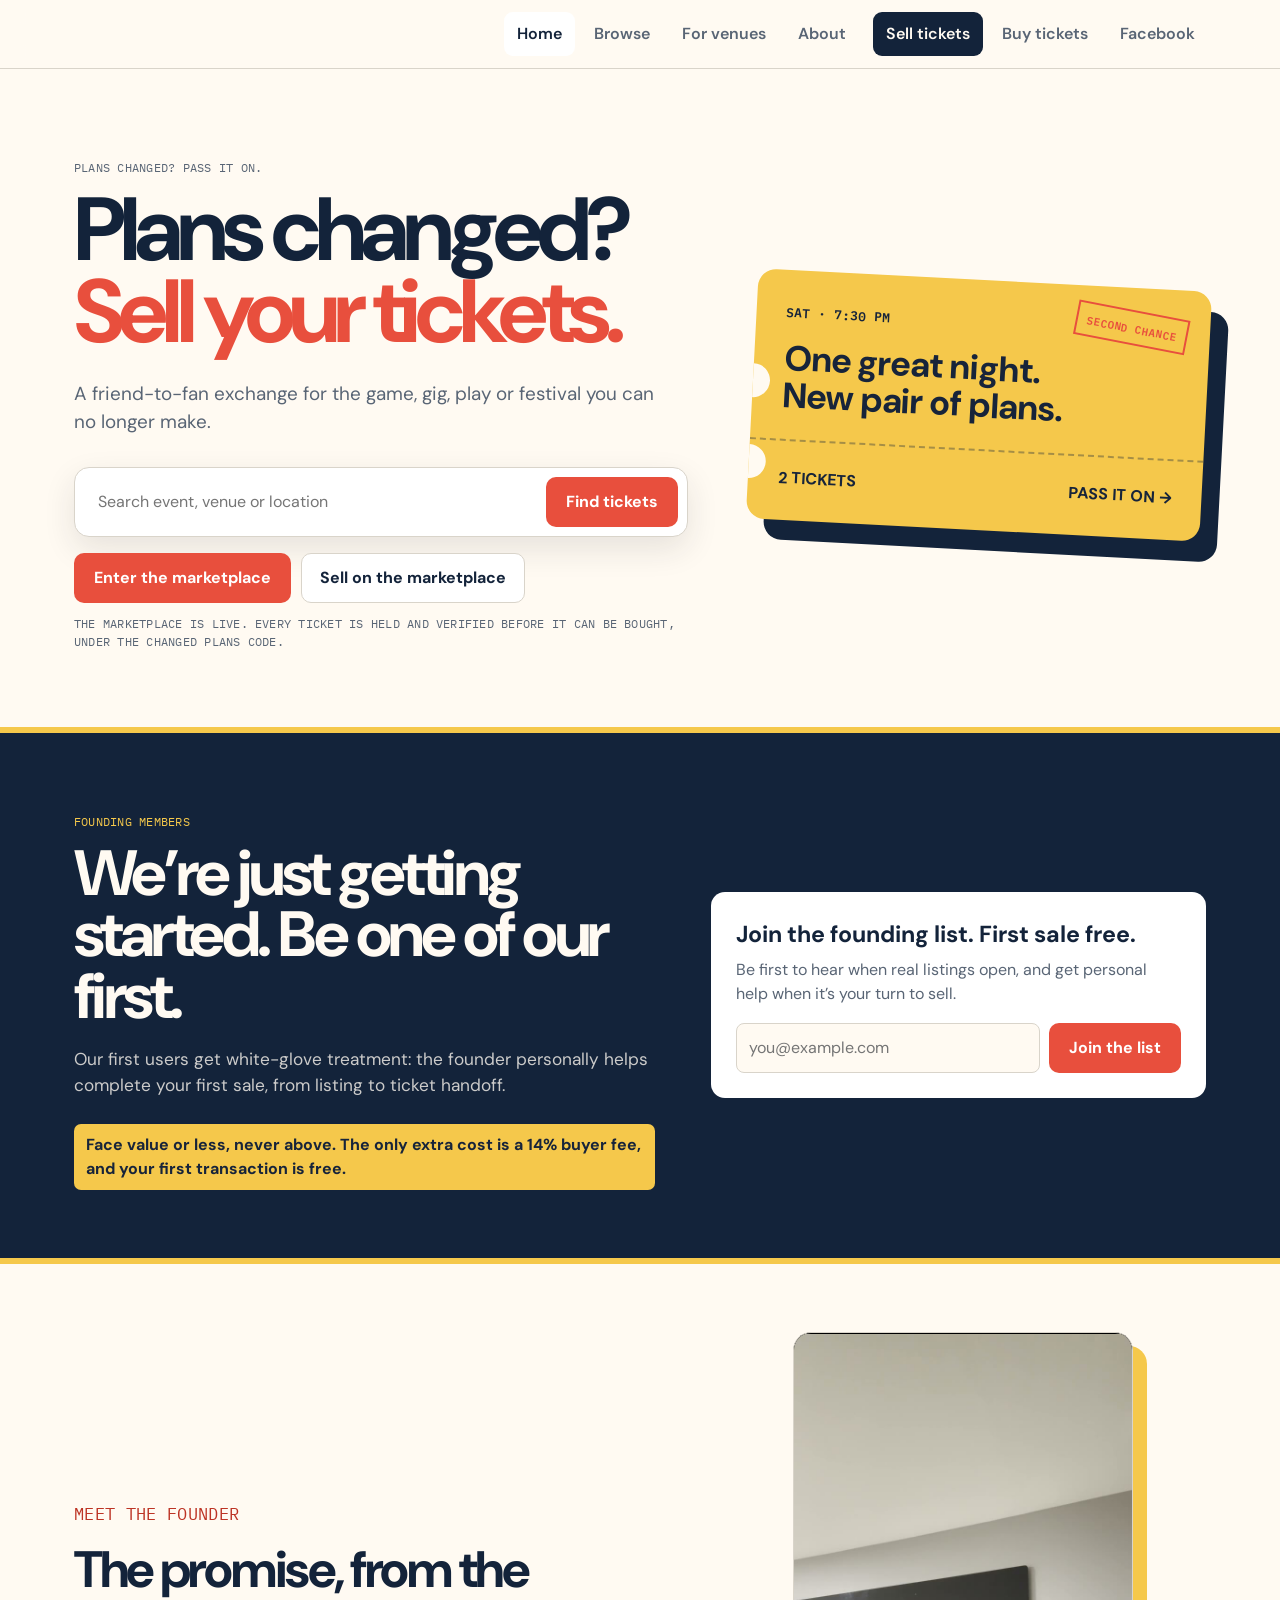
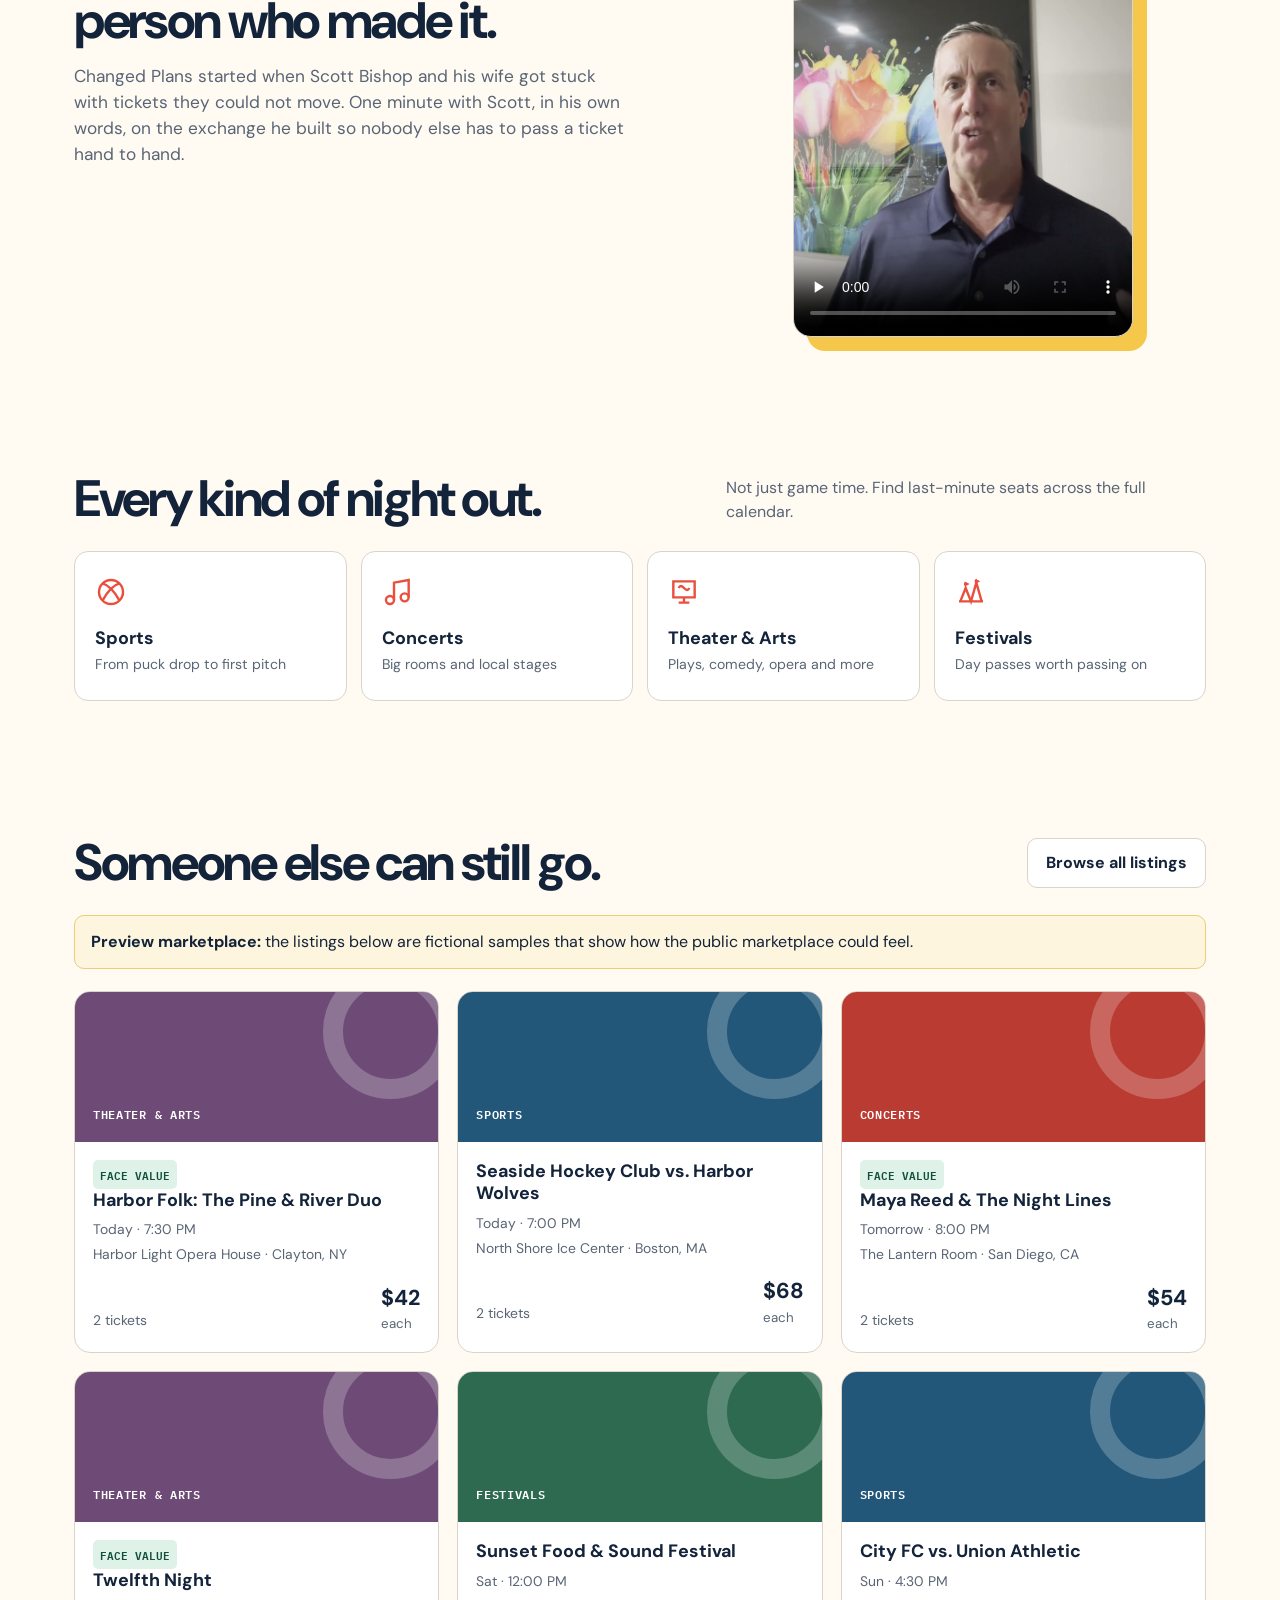
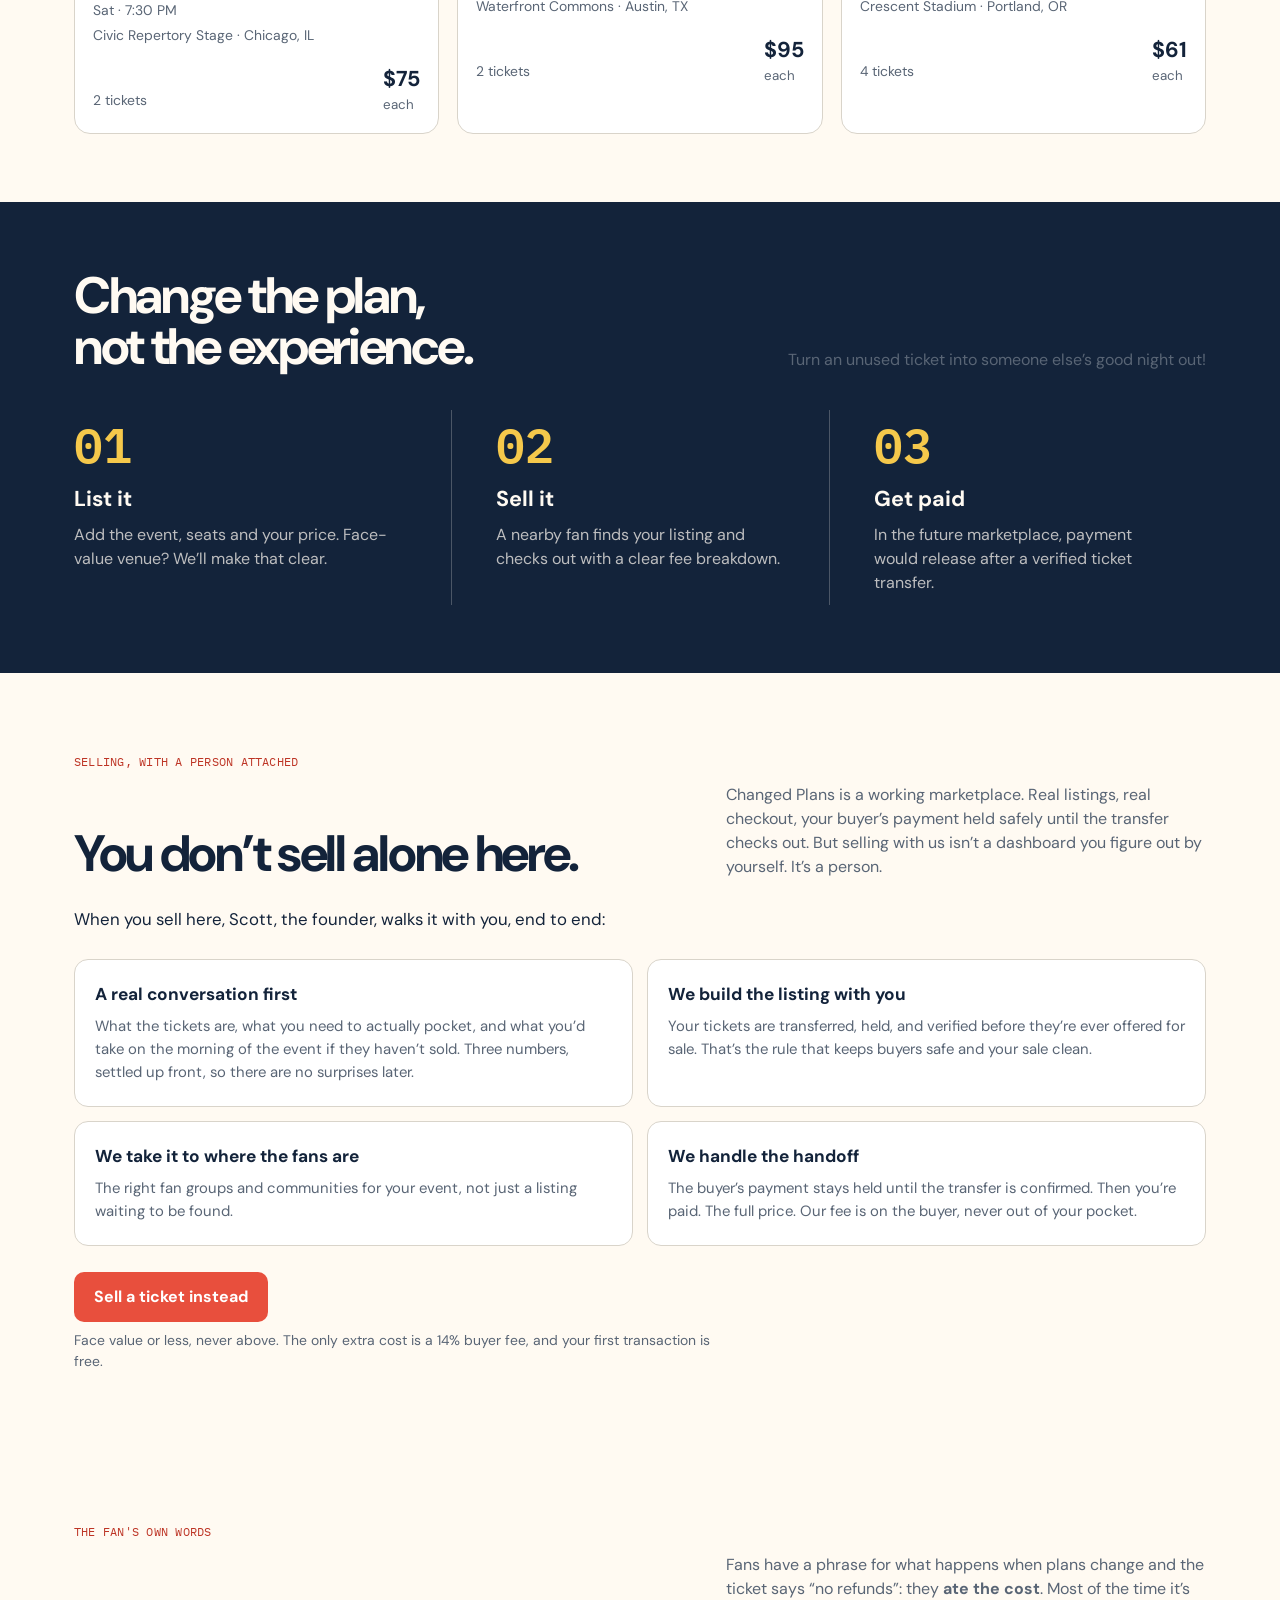
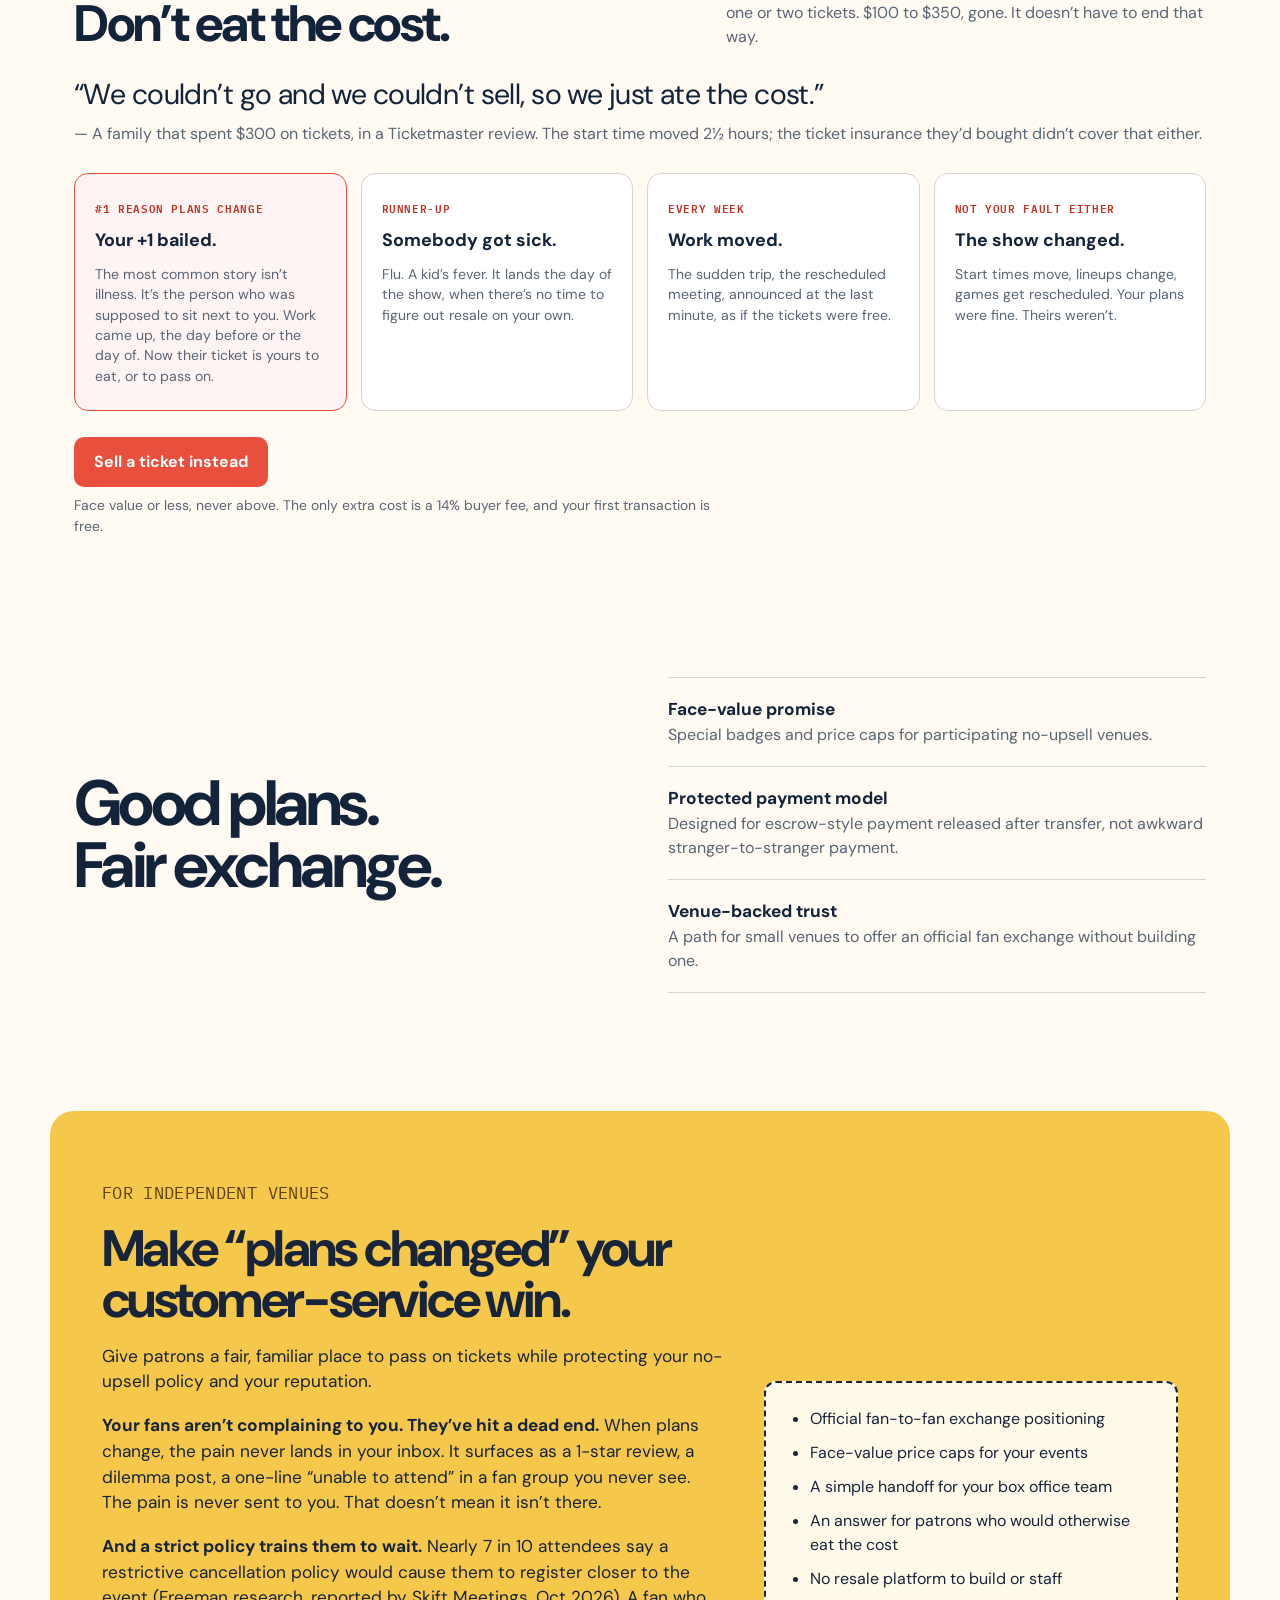
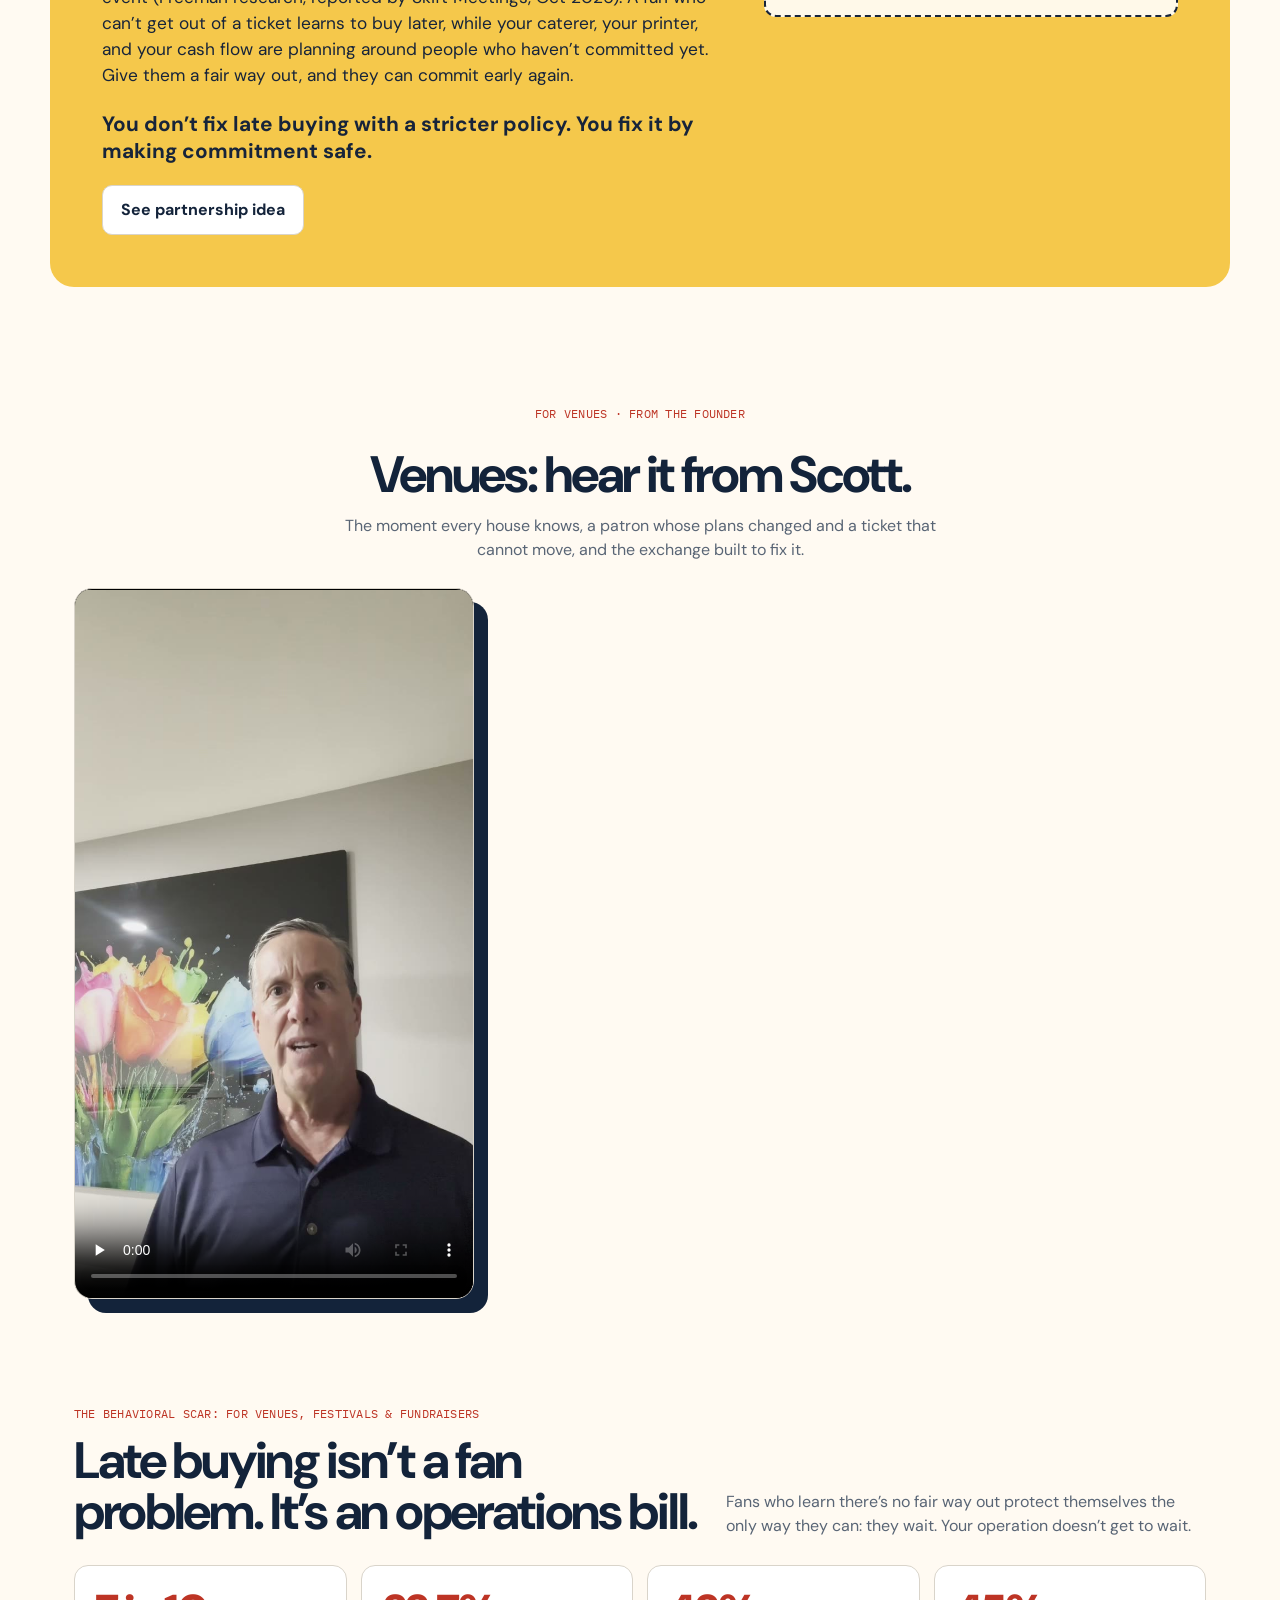
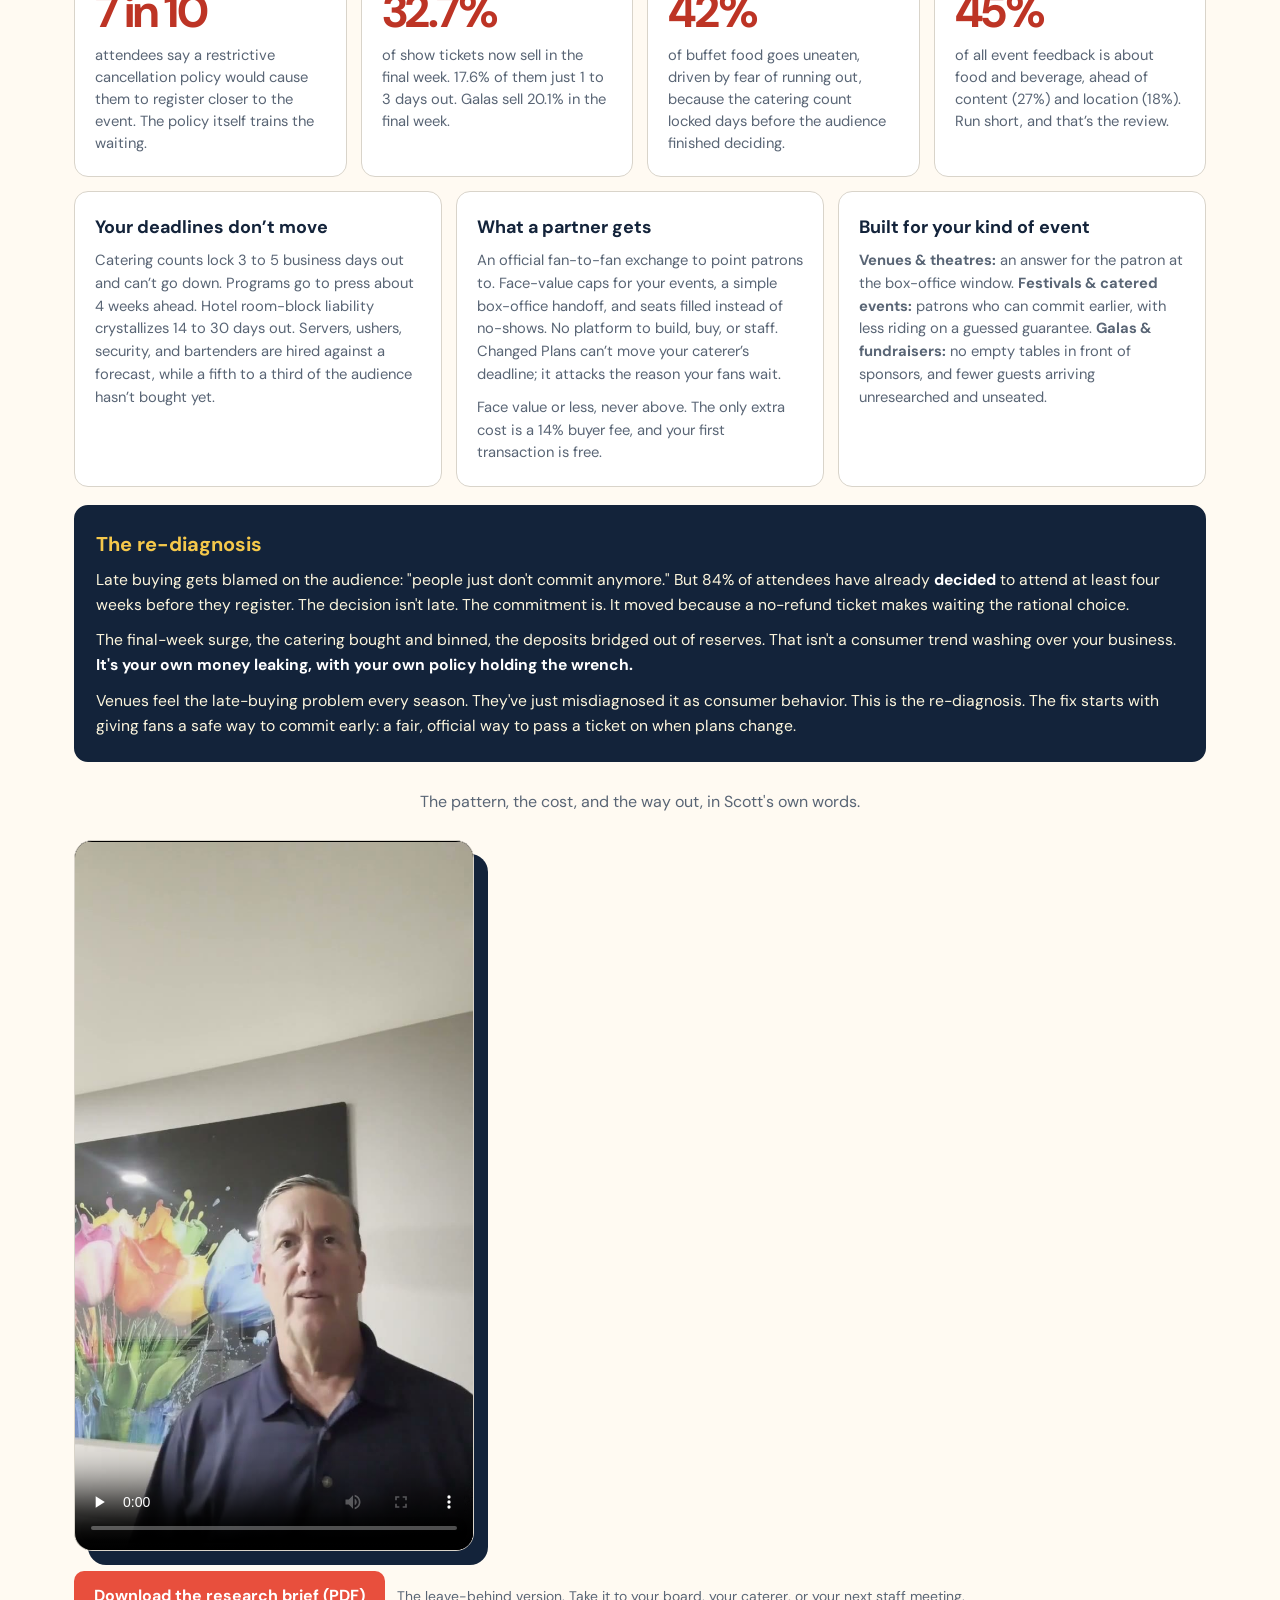
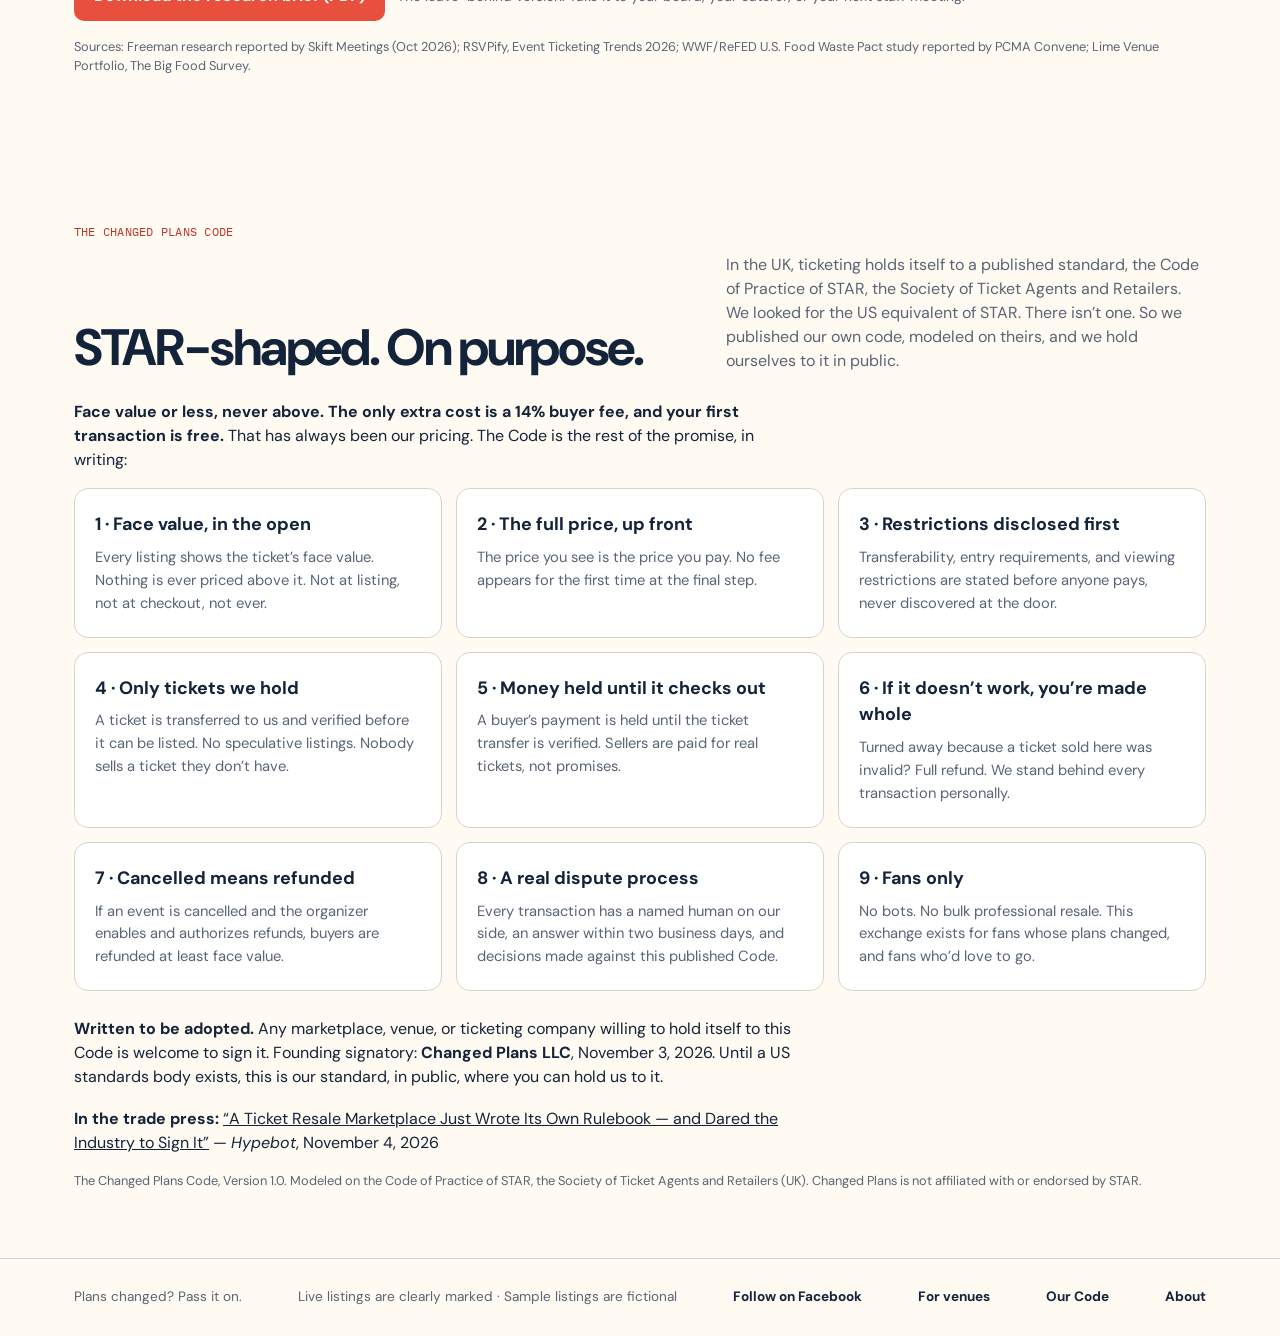
<file: index.html>
<!doctype html>
<html lang="en">
<head>
  <meta charset="utf-8" />
  <meta name="viewport" content="width=device-width, initial-scale=1, viewport-fit=cover" />
  <meta name="color-scheme" content="light dark" />
  <link rel="icon" href="data:," />
  <link rel="canonical" href="https://myplanschanged.com" />
  <title>Changed Plans: Buy &amp; Sell Last-Minute Tickets at Face Value</title>
  <meta name="description" content="Changed Plans is a peer-to-peer exchange for buying and selling last-minute tickets at face value, from concerts and sports to theater and festivals." />
  <meta property="og:title" content="Changed Plans: Buy &amp; Sell Last-Minute Tickets at Face Value" />
  <meta property="og:description" content="Buy and sell last-minute event tickets through a peer-to-peer exchange built around fair, face-value resale." />
  <meta property="og:type" content="website" />
  <meta property="og:url" content="https://myplanschanged.com" />
  <meta name="twitter:card" content="summary" />
  <meta name="twitter:title" content="Changed Plans: Buy &amp; Sell Last-Minute Tickets at Face Value" />
  <meta name="twitter:description" content="Buy and sell last-minute event tickets through a peer-to-peer exchange built around fair, face-value resale." />
  <style>
    @import url('https://fonts.googleapis.com/css2?family=DM+Sans:wght@400;500;600;700&family=IBM+Plex+Mono:wght@500;600&display=swap');
    :root{
      color-scheme:light dark;
      --paper:#fffaf2;--ink:#13233a;--muted:#596575;--line:#d9d4ca;--card:#ffffff;
      --red:#e84f3d;--red-dark:#bd3425;--yellow:#f5c84b;--navy:#173a5e;--mint:#dff2e8;
      --shadow:0 12px 32px rgba(35,37,43,.11);--radius:18px;
    }
    @media(prefers-color-scheme:dark){
      :root{--paper:#111820;--ink:#f7f3ea;--muted:#b7c0ca;--line:#34404c;--card:#19232e;--red:#ff6b59;--red-dark:#ff897a;--yellow:#f5cb5c;--navy:#99c8f2;--mint:#19392f;--shadow:0 14px 34px rgba(0,0,0,.28)}
    }
    *{box-sizing:border-box} html{scroll-behavior:smooth} body{margin:0;background:var(--paper);color:var(--ink);font-family:"DM Sans",sans-serif;line-height:1.5} button,input,select{font:inherit} button,a{touch-action:manipulation} a{color:inherit}
    .topbar{position:sticky;top:0;z-index:30;background:color-mix(in srgb,var(--paper) 92%,transparent);border-bottom:1px solid var(--line);backdrop-filter:blur(12px)}
    .nav{max-width:1180px;margin:auto;padding:12px 22px;display:flex;align-items:center;gap:6px;flex-wrap:nowrap;overflow-x:auto;scrollbar-width:none}.nav::-webkit-scrollbar{display:none}.nav>*{flex:0 0 auto}.nav>*:first-child{margin-left:auto}.nav button{border:0;background:transparent;color:var(--muted);padding:10px 13px;border-radius:9px;font-weight:600;cursor:pointer}.nav button:hover,.nav button.active{background:var(--card);color:var(--ink)}.nav .sell-nav{background:var(--ink);color:var(--paper);margin-left:8px}.nav .sell-nav:hover{background:var(--red);color:white}.nav a{color:var(--muted);padding:10px 13px;border-radius:9px;font-weight:600;text-decoration:none}.nav a:hover{background:var(--card);color:var(--ink)}
    main{overflow:hidden}.page{display:none}.page.active{display:block}.wrap{max-width:1180px;margin:auto;padding:0 24px}
    .hero{position:relative;padding:78px 0 64px}.hero-grid{display:grid;grid-template-columns:1.15fr .85fr;gap:64px;align-items:center}.hero h1{font-size:clamp(3.3rem,7vw,6.8rem);line-height:.91;letter-spacing:-.065em;margin:0 0 28px;max-width:760px}.hero h1 em{font-style:normal;color:var(--red)}.lead{font-size:1.18rem;max-width:600px;color:var(--muted);margin:0 0 30px}.searchbar{background:var(--card);border:1px solid var(--line);box-shadow:var(--shadow);padding:9px;display:grid;grid-template-columns:1fr auto;gap:8px;border-radius:15px}.searchbar input{border:0;background:transparent;color:var(--ink);min-width:0;padding:11px 14px;outline:none}.primary{border:0;background:var(--red);color:white;font-weight:700;padding:13px 20px;border-radius:10px;cursor:pointer}.primary:hover{background:var(--red-dark)}.secondary{border:1px solid var(--line);background:var(--card);color:var(--ink);font-weight:700;padding:12px 18px;border-radius:10px;cursor:pointer}.app-doors{display:flex;gap:10px;margin-top:16px;flex-wrap:wrap}.app-doors a{text-decoration:none;display:inline-block}
    .micro{font-family:"IBM Plex Mono",monospace;font-size:.75rem;letter-spacing:.02em;color:var(--muted)}
    .ticket-hero{transform:rotate(3deg);background:var(--yellow);color:#17243a;padding:30px;border-radius:18px;box-shadow:18px 20px 0 var(--ink);position:relative;overflow:hidden}.ticket-hero:before,.ticket-hero:after{content:"";position:absolute;width:34px;height:34px;border-radius:50%;background:var(--paper);left:-17px}.ticket-hero:before{top:38%}.ticket-hero:after{bottom:16%}.ticket-hero .dash{border-bottom:2px dashed rgba(19,35,58,.35);margin:25px -30px}.ticket-hero .date{font:600 .8rem "IBM Plex Mono",monospace}.ticket-hero h2{font-size:2.2rem;line-height:1.05;margin:16px 0}.ticket-hero .seat{display:flex;justify-content:space-between;font-weight:700}.ticket-hero .stamp{position:absolute;right:22px;top:22px;border:2px solid var(--red);color:var(--red);padding:6px 9px;transform:rotate(8deg);font:600 .68rem "IBM Plex Mono",monospace}
    section{padding:68px 0}.section-head{display:flex;justify-content:space-between;gap:24px;align-items:end;margin-bottom:27px}.section-head h2{font-size:clamp(2rem,4vw,3.3rem);letter-spacing:-.045em;line-height:1;margin:0}.section-head p{max-width:480px;color:var(--muted);margin:0}.categories{display:grid;grid-template-columns:repeat(4,1fr);gap:14px}.cat{border:1px solid var(--line);background:var(--card);padding:24px 20px;text-align:left;color:var(--ink);cursor:pointer;min-height:150px;display:flex;flex-direction:column;justify-content:space-between;border-radius:14px}.cat:hover{border-color:var(--red)}.cat svg{width:32px;height:32px;stroke:var(--red);fill:none;stroke-width:1.8}.cat strong{font-size:1.12rem}.cat span{color:var(--muted);font-size:.88rem}
    .notice{border:1px solid color-mix(in srgb,var(--yellow) 65%,var(--line));background:color-mix(in srgb,var(--yellow) 19%,var(--card));padding:14px 16px;border-radius:10px;color:var(--ink);margin-bottom:22px}.notice strong{font-weight:700}
    .ate-card{border:1px solid var(--line);background:var(--card);padding:24px 20px;border-radius:14px;min-height:150px;display:flex;flex-direction:column;gap:10px}.ate-card strong{font-size:1.12rem}.ate-card span{color:var(--muted);font-size:.88rem;line-height:1.45}.ate-card .tag{font:600 .67rem "IBM Plex Mono",monospace;text-transform:uppercase;letter-spacing:.06em;color:var(--red-dark)}.ate-card.lead-card{border-color:var(--red);background:color-mix(in srgb,var(--red) 6%,var(--card))}.ate-quote{font-size:clamp(1.3rem,2.4vw,1.8rem);line-height:1.3;letter-spacing:-.02em;max-width:820px;margin:0 0 8px}.ate-quote-by{color:var(--muted);margin:0 0 27px}
    .live-feature{display:grid;grid-template-columns:1.25fr .75fr;background:var(--card);border:1px solid var(--line);box-shadow:8px 8px 0 var(--yellow);border-radius:16px;overflow:hidden;margin-bottom:34px}.live-art{background:#22577a;color:white;padding:28px;position:relative;overflow:hidden}.live-art:after{content:"";position:absolute;width:150px;height:150px;border:26px solid rgba(255,255,255,.13);border-radius:50%;right:-35px;top:-55px}.live-art h3{font-size:clamp(1.65rem,3vw,2.55rem);line-height:1.02;letter-spacing:-.035em;margin:15px 0 12px;max-width:640px}.live-art p{margin:0;position:relative;z-index:1}.live-badge{display:inline-flex;align-items:center;font:600 .7rem "IBM Plex Mono",monospace;letter-spacing:.06em;background:var(--red);color:white;padding:6px 8px;border-radius:5px;position:relative;z-index:1}.live-body{padding:26px;display:flex;flex-direction:column;justify-content:space-between;gap:22px}.live-body p{margin:0}.live-details{display:grid;gap:7px;color:var(--muted)}.live-price strong{font-size:2rem;line-height:1}.live-price s{color:var(--muted);margin-left:6px}.live-contact{display:inline-flex;align-items:center;justify-content:center;text-align:center;text-decoration:none}.live-card{box-shadow:inset 0 5px 0 var(--yellow)}.live-card .listing-art{padding-top:30px}.live-card .live-badge{position:absolute;left:18px;top:14px}.live-card .listing-body{background:color-mix(in srgb,var(--yellow) 8%,var(--card))}
    .founding{background:var(--ink);color:var(--paper);border-top:6px solid var(--yellow);border-bottom:6px solid var(--yellow)}.founding-layout{display:grid;grid-template-columns:1.08fr .92fr;gap:56px;align-items:center}.founding h2{font-size:clamp(2.5rem,5vw,4.7rem);line-height:.96;letter-spacing:-.055em;margin:10px 0 20px}.founding-copy{font-size:1.08rem;max-width:620px;color:color-mix(in srgb,var(--paper) 78%,transparent)}.founding-offer{display:inline-block;margin-top:8px;padding:9px 12px;background:var(--yellow);color:#17243a;border-radius:7px;font-weight:700}.founding-form{background:var(--card);color:var(--ink);padding:25px;border-radius:14px}.founding-form h3{font-size:1.45rem;margin:0 0 6px}.founding-form p{color:var(--muted);margin:0 0 17px}.founding-fields{display:grid;grid-template-columns:1fr auto;gap:9px}.founding-fields input{min-width:0;width:100%;padding:12px;background:var(--paper);border:1px solid var(--line);color:var(--ink);border-radius:8px}.hp{position:absolute!important;width:1px!important;height:1px!important;overflow:hidden!important;clip:rect(0 0 0 0)!important;white-space:nowrap!important}.inline-status{margin:14px 0 0!important;color:var(--ink)!important}.inline-status[hidden]{display:none}.relay-fallback{color:var(--red-dark);font-weight:700}
    .listing-grid{display:grid;grid-template-columns:repeat(3,1fr);gap:18px}.listing{background:var(--card);border:1px solid var(--line);border-radius:16px;overflow:hidden;cursor:pointer;transition:transform .18s,box-shadow .18s}.listing:hover{transform:translateY(-3px);box-shadow:var(--shadow)}.listing-art{height:150px;padding:18px;position:relative;display:flex;align-items:flex-end;overflow:hidden}.listing-art:after{content:"";position:absolute;width:95px;height:95px;border:20px solid rgba(255,255,255,.22);border-radius:50%;right:-20px;top:-28px}.listing-art.sports{background:#22577a;color:white}.listing-art.concerts{background:#b93b32;color:white}.listing-art.theater{background:#6d4b76;color:white}.listing-art.festivals{background:#2d6a4f;color:white}.listing-art .category-label{font:600 .72rem "IBM Plex Mono",monospace;text-transform:uppercase;letter-spacing:.06em}.listing-body{padding:18px}.listing h3{font-size:1.12rem;line-height:1.25;margin:0 0 8px}.meta{font-size:.87rem;color:var(--muted);margin:4px 0}.listing-foot{display:flex;justify-content:space-between;align-items:end;margin-top:17px}.price strong{font-size:1.35rem}.price small{display:block;color:var(--muted)}.badge{display:inline-flex;align-items:center;font:600 .67rem "IBM Plex Mono",monospace;text-transform:uppercase;padding:5px 7px;border-radius:5px;background:var(--mint);color:color-mix(in srgb,#12543b 90%,var(--ink))}@media(prefers-color-scheme:dark){.badge{color:#a8e7cd}}
    .how{background:var(--ink);color:var(--paper)}.steps{display:grid;grid-template-columns:repeat(3,1fr);gap:0;margin-top:38px}.step{padding:10px 44px 10px 0;position:relative}.step+.step{border-left:1px solid color-mix(in srgb,var(--paper) 24%,transparent);padding-left:44px}.step .num{font:600 3rem "IBM Plex Mono",monospace;color:var(--yellow);line-height:1}.step h3{font-size:1.35rem;margin:13px 0 7px}.step p{color:color-mix(in srgb,var(--paper) 72%,transparent);margin:0}
    .trust-grid{display:grid;grid-template-columns:1fr 1fr;gap:55px;align-items:center}.promise{font-size:clamp(2.5rem,5vw,5rem);letter-spacing:-.055em;line-height:.96;margin:0}.trust-list{display:grid;gap:0}.trust-item{padding:19px 0;border-bottom:1px solid var(--line)}.trust-item:first-child{border-top:1px solid var(--line)}.trust-item strong{display:block;font-size:1.08rem}.trust-item span{color:var(--muted)}
    .venue{background:var(--yellow);color:#17243a;border-radius:24px;margin:50px auto;padding:52px;display:grid;grid-template-columns:1.2fr .8fr;gap:42px;align-items:center}.venue h2{font-size:clamp(2.2rem,4vw,4rem);line-height:1;letter-spacing:-.05em;margin:0 0 18px}.venue p{font-size:1.08rem}.venue .venue-pitch{font-size:1.3rem;line-height:1.3;font-weight:700}.venue .venue-card{background:#fff9e9;border:2px dashed #17243a;padding:24px;border-radius:12px}.venue ul{padding-left:20px;margin:0}.venue li+li{margin-top:10px}
    .scar{padding-top:26px}.scar-grid{display:grid;grid-template-columns:repeat(4,1fr);gap:14px}.scar-stat{border:1px solid var(--line);background:var(--card);padding:22px 20px;border-radius:14px}.scar-stat strong{display:block;font-size:clamp(2.1rem,3.6vw,3.1rem);line-height:1;letter-spacing:-.045em;color:var(--red-dark);margin-bottom:10px}.scar-stat p{color:var(--muted);font-size:.92rem;line-height:1.5;margin:0}.scar-lanes{display:grid;grid-template-columns:repeat(3,1fr);gap:14px;margin-top:14px}.scar-lane{border:1px solid var(--line);background:var(--card);padding:22px 20px;border-radius:14px}.scar-lane h3{font-size:1.12rem;margin:0 0 8px}.scar-lane p{color:var(--muted);font-size:.92rem;line-height:1.55;margin:0}.scar-lane p+p{margin-top:10px}.source-note{color:var(--muted);font-size:.8rem;margin:16px 0 0}
    .scar-diag{margin-top:18px;border:2px solid var(--ink);border-radius:14px;padding:22px 20px;background:var(--ink);color:#fdf6dd}
    .scar-diag h3{margin:0 0 8px;font-size:1.25rem;color:var(--yellow)}
    .scar-diag p{margin:0 0 10px;font-size:.98rem;line-height:1.6}
    .scar-diag p:last-child{margin-bottom:0}
    .concierge-cards{display:grid;grid-template-columns:repeat(2,1fr);gap:14px;margin-top:26px}.concierge-card{border:1px solid var(--line);background:var(--card);padding:22px 20px;border-radius:14px}.concierge-card strong{display:block;font-size:1.08rem;margin-bottom:7px}.concierge-card p{color:var(--muted);font-size:.93rem;line-height:1.55;margin:0}@media(max-width:850px){.concierge-cards{grid-template-columns:1fr}}
    .scar-diag b{color:#fff}
    .browse-head{padding:52px 0 24px}.browse-head h2,.form-page h2{font-size:clamp(2.7rem,6vw,5rem);letter-spacing:-.055em;line-height:.95;margin:0 0 16px}.filter-panel{background:var(--card);border:1px solid var(--line);padding:18px;border-radius:14px;display:grid;grid-template-columns:2fr repeat(4,1fr);gap:11px;margin-bottom:26px}.field label{display:block;font-size:.72rem;font-weight:700;color:var(--muted);margin:0 0 5px}.field input,.field select{width:100%;background:var(--paper);color:var(--ink);border:1px solid var(--line);padding:10px;border-radius:8px}.toggle-wrap{display:flex;align-items:end}.toggle-btn{width:100%;border:1px solid var(--line);background:var(--paper);color:var(--muted);padding:10px;border-radius:8px;cursor:pointer}.toggle-btn.on{background:var(--mint);color:var(--ink);border-color:transparent}.results-row{display:flex;justify-content:space-between;margin-bottom:15px}.empty{grid-column:1/-1;text-align:center;padding:60px;border:1px dashed var(--line);color:var(--muted)}
    .form-page{padding:54px 0 80px}.form-layout{display:grid;grid-template-columns:1fr .7fr;gap:44px}.form-card{background:var(--card);border:1px solid var(--line);padding:28px;border-radius:16px}.form-grid{display:grid;grid-template-columns:1fr 1fr;gap:16px}.form-grid .wide{grid-column:1/-1}.form-card label{display:block;font-weight:700;font-size:.82rem;margin:0 0 6px}.form-card input,.form-card select,.form-card textarea{width:100%;padding:12px;background:var(--paper);border:1px solid var(--line);color:var(--ink);border-radius:8px}.form-card textarea{min-height:95px;resize:vertical}.form-note{background:color-mix(in srgb,var(--yellow) 18%,var(--card));padding:22px;border-radius:12px;align-self:start}.form-note h3{margin-top:0}.form-note p,.form-note li{color:var(--muted)}.checkline{display:flex!important;gap:10px;align-items:flex-start}.checkline input{width:auto;margin-top:5px}.success-box{padding:40px 20px;text-align:center}.success-box h2{font-size:2rem;margin-bottom:8px}
    .detail{padding:48px 0 80px}.about-page{padding:64px 0 84px}.about-layout{display:grid;grid-template-columns:minmax(0,1.18fr) minmax(280px,.82fr);gap:58px;align-items:start}.about-copy h2{font-size:clamp(2.7rem,6vw,5rem);letter-spacing:-.055em;line-height:.95;margin:0 0 26px}.about-copy p{font-size:1.08rem;line-height:1.65;max-width:700px}.about-copy .about-open{font-size:1.3rem;font-weight:700}.about-photo{margin:8px 0 0}.about-photo img{display:block;width:100%;max-width:400px;height:auto;border-radius:18px;border:1px solid var(--line);box-shadow:14px 14px 0 var(--yellow)}.about-sign{margin-top:30px}.about-sign strong{display:block;font-size:1.15rem}.back{border:0;background:transparent;color:var(--muted);padding:8px 0;cursor:pointer;font-weight:700}.detail-grid{display:grid;grid-template-columns:1.15fr .65fr;gap:38px;margin-top:20px}.detail-main h2{font-size:clamp(2.6rem,5vw,4.8rem);letter-spacing:-.05em;line-height:.98;margin:15px 0 18px}.detail-art{height:230px;border-radius:18px;padding:25px;display:flex;align-items:end;color:white}.detail-art .category-label{font:600 .78rem "IBM Plex Mono",monospace}.info-lines{margin-top:26px;border-top:1px solid var(--line)}.info-line{display:grid;grid-template-columns:120px 1fr;padding:14px 0;border-bottom:1px solid var(--line)}.info-line span:first-child{color:var(--muted)}.checkout-card{background:var(--card);border:1px solid var(--line);padding:25px;border-radius:16px;position:sticky;top:82px}.checkout-card h3{font-size:1.4rem;margin-top:0}.qty-row,.fee-row,.total-row{display:flex;justify-content:space-between;gap:15px;padding:11px 0}.fee-row{color:var(--muted)}.total-row{border-top:1px solid var(--line);font-weight:700;font-size:1.1rem}.seller{margin-top:18px;padding-top:18px;border-top:1px dashed var(--line)}.seller strong{display:block}.full{width:100%;margin-top:15px}.demo-flag{text-align:center;font-size:.76rem;color:var(--muted);margin:9px 0 0}
    dialog{width:min(520px,calc(100% - 28px));border:1px solid var(--line);border-radius:18px;background:var(--card);color:var(--ink);padding:0;box-shadow:0 25px 80px rgba(0,0,0,.35)}dialog::backdrop{background:rgba(8,15,23,.66)}.modal{padding:28px}.modal h2{font-size:2rem;line-height:1.05;margin:0 0 12px}.modal-actions{display:flex;gap:10px;margin-top:22px}.modal-actions>*{flex:1}.confirmation{text-align:center}.confirmation .mark{width:64px;height:64px;margin:0 auto 18px;border-radius:50%;background:var(--mint);display:grid;place-items:center;font-size:1.8rem}.close-x{float:right;border:0;background:transparent;color:var(--muted);font-size:1.5rem;cursor:pointer}
    .founder-video{display:grid;grid-template-columns:1.1fr .9fr;gap:52px;align-items:center}.founder-video h2{font-size:clamp(2rem,4vw,3.3rem);letter-spacing:-.045em;line-height:1;margin:0 0 16px}.founder-video p{color:var(--muted);font-size:1.08rem;max-width:560px}.video-frame{justify-self:center}.video-frame video{display:block;width:min(340px,82vw);aspect-ratio:9/16;background:#000;border:1px solid var(--line);border-radius:18px;box-shadow:14px 14px 0 var(--yellow)}.venue-video{text-align:center}.venue-video h2{font-size:clamp(2rem,4vw,3.3rem);letter-spacing:-.045em;line-height:1;margin:0 0 14px}.venue-video p{color:var(--muted);max-width:640px;margin:0 auto 26px}.venue-video .video-frame video{width:min(400px,88vw);box-shadow:14px 14px 0 var(--ink)}@media(max-width:850px){.founder-video{grid-template-columns:1fr}}
    footer{border-top:1px solid var(--line);padding:28px 0;color:var(--muted);font-size:.85rem}.footer-row{display:flex;justify-content:space-between;gap:25px}.footer-row a{text-decoration:none;font-weight:700;color:var(--ink)}
    @media(max-width:850px){.hero{padding-top:48px}.hero-grid,.founding-layout,.trust-grid,.venue,.form-layout,.detail-grid,.live-feature,.about-layout{grid-template-columns:1fr}.ticket-hero{margin:15px 8px 20px;transform:rotate(1.5deg)}.categories{grid-template-columns:1fr 1fr}.listing-grid{grid-template-columns:1fr 1fr}.scar-grid{grid-template-columns:1fr 1fr}.scar-lanes{grid-template-columns:1fr}.steps{grid-template-columns:1fr}.step,.step+.step{padding:20px 0;border-left:0;border-top:1px solid color-mix(in srgb,var(--paper) 24%,transparent)}.step:first-child{border-top:0}.filter-panel{grid-template-columns:1fr 1fr}.field.search-field{grid-column:1/-1}.checkout-card{position:static}.venue{margin-left:16px;margin-right:16px}.detail-grid{gap:24px}}
    @media(max-width:560px){.nav{padding:9px 12px;-webkit-overflow-scrolling:touch}.nav button,.nav a{padding:9px 8px;font-size:.82rem}.nav .sell-nav{margin-left:2px}.wrap{padding:0 17px}.hero{padding:38px 0 45px}.hero-grid{gap:27px}.hero h1{font-size:3.65rem}.searchbar,.founding-fields{grid-template-columns:1fr}.founding-layout{gap:28px}.founding-form{padding:20px}.ticket-hero{padding:24px;box-shadow:10px 12px 0 var(--ink)}section{padding:48px 0}.section-head{display:block}.section-head p{margin-top:12px}.categories{grid-template-columns:1fr 1fr;gap:10px}.cat{min-height:125px;padding:17px}.scar-grid{grid-template-columns:1fr}.listing-grid{grid-template-columns:1fr}.listing-art{height:126px}.venue{padding:30px 23px;border-radius:16px}.filter-panel{grid-template-columns:1fr}.field.search-field{grid-column:auto}.form-grid{grid-template-columns:1fr}.form-grid .wide{grid-column:auto}.form-card{padding:20px}.info-line{grid-template-columns:90px 1fr}.footer-row{display:block}.footer-row>*{display:block;margin-top:8px}}
    @media(prefers-reduced-motion:reduce){html{scroll-behavior:auto}.listing{transition:none}}
  </style>
</head>
<body>
  <header class="topbar">
    <nav class="nav" aria-label="Primary navigation">
      <button data-go="home" class="active">Home</button>
      <button data-go="browse">Browse</button>
      <button data-scroll="venues">For venues</button>
      <button data-go="about">About</button>
      <button data-go="sell" class="sell-nav">Sell tickets</button>
      <a href="/app/">Buy tickets</a>
      <a href="https://www.facebook.com/61595669126024" target="_blank" rel="noopener">Facebook</a>
    </nav>
  </header>
  <main>
    <div id="home" class="page active">
      <section class="hero">
        <div class="wrap hero-grid">
          <div>
            <p class="micro">PLANS CHANGED? PASS IT ON.</p>
            <h1>Plans changed? <em>Sell your tickets.</em></h1>
            <p class="lead">A friend-to-fan exchange for the game, gig, play or festival you can no longer make.</p>
            <div class="searchbar">
              <input id="heroSearch" type="search" aria-label="Search events" placeholder="Search event, venue or location" />
              <button class="primary" id="heroSearchBtn">Find tickets</button>
            </div>
            <div class="app-doors">
              <a class="primary" href="/app/">Enter the marketplace</a>
              <a class="secondary" href="/app/sell.html">Sell on the marketplace</a>
            </div>
            <p class="micro" style="margin-top:12px">THE MARKETPLACE IS LIVE. EVERY TICKET IS HELD AND VERIFIED BEFORE IT CAN BE BOUGHT, UNDER THE CHANGED PLANS CODE.</p>
          </div>
          <div class="ticket-hero" aria-label="Illustrated sample ticket">
            <span class="stamp">SECOND CHANCE</span><span class="date">SAT · 7:30 PM</span>
            <h2>One great night.<br>New pair of plans.</h2>
            <div class="dash"></div><div class="seat"><span>2 TICKETS</span><span>PASS IT ON →</span></div>
          </div>
        </div>
      </section>
      <section class="founding" id="founding">
        <div class="wrap founding-layout">
          <div>
            <p class="micro" style="color:var(--yellow)">FOUNDING MEMBERS</p>
            <h2>We’re just getting started. Be one of our first.</h2>
            <p class="founding-copy">Our first users get white-glove treatment: the founder personally helps complete your first sale, from listing to ticket handoff.</p>
            <span class="founding-offer">Face value or less, never above. The only extra cost is a 14% buyer fee, and your first transaction is free.</span>
          </div>
          <form id="foundingForm" class="founding-form" name="founding-list" method="POST" data-netlify="true" netlify-honeypot="_honey">
            <input type="hidden" name="form-name" value="founding-list" />
            <label class="hp" aria-hidden="true">Leave this field empty<input type="text" name="_honey" tabindex="-1" autocomplete="off" /></label>
            <h3>Join the founding list. First sale free.</h3>
            <p>Be first to hear when real listings open, and get personal help when it’s your turn to sell.</p>
            <div class="founding-fields"><label class="hp" for="foundingEmail">Email</label><input id="foundingEmail" name="email" type="email" autocomplete="email" required aria-label="Email address" placeholder="you@example.com" /><button class="primary" type="submit">Join the list</button></div>
            <p id="foundingStatus" class="inline-status" role="status" aria-live="polite" hidden></p>
          </form>
        </div>
      </section>
      <section>
        <div class="wrap founder-video">
          <div>
            <p class="micro" style="color:var(--red-dark)">MEET THE FOUNDER</p>
            <h2>The promise, from the person who made it.</h2>
            <p>Changed Plans started when Scott Bishop and his wife got stuck with tickets they could not move. One minute with Scott, in his own words, on the exchange he built so nobody else has to pass a ticket hand to hand.</p>
          </div>
          <div class="video-frame"><video controls preload="none" playsinline poster="fan-video-poster.jpg" aria-label="Scott Bishop introduces Changed Plans"><source src="fan-video.mp4" type="video/mp4" /></video></div>
        </div>
      </section>
      <section>
        <div class="wrap">
          <div class="section-head"><h2>Every kind of night out.</h2><p>Not just game time. Find last-minute seats across the full calendar.</p></div>
          <div class="categories">
            <button class="cat" data-category="Sports"><svg viewBox="0 0 24 24"><circle cx="12" cy="12" r="9"/><path d="M5.6 5.6c4 1.1 8.8 5.9 12.8 12.8M18.4 5.6c-4 1.1-8.8 5.9-12.8 12.8"/></svg><div><strong>Sports</strong><br><span>From puck drop to first pitch</span></div></button>
            <button class="cat" data-category="Concerts"><svg viewBox="0 0 24 24"><path d="M9 18V5l11-2v13"/><circle cx="6" cy="18" r="3"/><circle cx="17" cy="16" r="3"/></svg><div><strong>Concerts</strong><br><span>Big rooms and local stages</span></div></button>
            <button class="cat" data-category="Theater & Arts"><svg viewBox="0 0 24 24"><path d="M4 4h16v12H4zM8 20h8M12 16v4"/><path d="M8 9c1-2 2-2 4 0s3 2 4 0"/></svg><div><strong>Theater & Arts</strong><br><span>Plays, comedy, opera and more</span></div></button>
            <button class="cat" data-category="Festivals"><svg viewBox="0 0 24 24"><path d="M4 19l4-10 4 10 4-14 4 14M3 19h18"/><path d="M7 5l2 1-2 1M15 3l2 1-2 1"/></svg><div><strong>Festivals</strong><br><span>Day passes worth passing on</span></div></button>
          </div>
        </div>
      </section>
      <section>
        <div class="wrap">
          <div class="section-head"><h2>Someone else can still go.</h2><button class="secondary" data-go="browse">Browse all listings</button></div>
          <div id="liveFeature"></div>
          <div class="notice"><strong>Preview marketplace:</strong> the listings below are fictional samples that show how the public marketplace could feel.</div>
          <div id="featuredGrid" class="listing-grid"></div>
        </div>
      </section>
      <section class="how">
        <div class="wrap"><div class="section-head"><h2>Change the plan,<br>not the experience.</h2><p>Turn an unused ticket into someone else’s good night out!</p></div><div class="steps">
          <div class="step"><span class="num">01</span><h3>List it</h3><p>Add the event, seats and your price. Face-value venue? We’ll make that clear.</p></div>
          <div class="step"><span class="num">02</span><h3>Sell it</h3><p>A nearby fan finds your listing and checks out with a clear fee breakdown.</p></div>
          <div class="step"><span class="num">03</span><h3>Get paid</h3><p>In the future marketplace, payment would release after a verified ticket transfer.</p></div>
        </div></div>
      </section>
      <section class="concierge">
        <div class="wrap">
          <p class="micro" style="color:var(--red-dark)">SELLING, WITH A PERSON ATTACHED</p>
          <div class="section-head"><h2>You don’t sell alone here.</h2><p>Changed Plans is a working marketplace. Real listings, real checkout, your buyer’s payment held safely until the transfer checks out. But selling with us isn’t a dashboard you figure out by yourself. It’s a person.</p></div>
          <p style="max-width:720px;font-size:1.05rem;line-height:1.6;margin:0">When you sell here, Scott, the founder, walks it with you, end to end:</p>
          <div class="concierge-cards">
            <div class="concierge-card"><strong>A real conversation first</strong><p>What the tickets are, what you need to actually pocket, and what you’d take on the morning of the event if they haven’t sold. Three numbers, settled up front, so there are no surprises later.</p></div>
            <div class="concierge-card"><strong>We build the listing with you</strong><p>Your tickets are transferred, held, and verified before they’re ever offered for sale. That’s the rule that keeps buyers safe and your sale clean.</p></div>
            <div class="concierge-card"><strong>We take it to where the fans are</strong><p>The right fan groups and communities for your event, not just a listing waiting to be found.</p></div>
            <div class="concierge-card"><strong>We handle the handoff</strong><p>The buyer’s payment stays held until the transfer is confirmed. Then you’re paid. The full price. Our fee is on the buyer, never out of your pocket.</p></div>
          </div>
          <p style="margin:26px 0 8px"><button class="primary" data-go="sell">Sell a ticket instead</button></p>
          <p class="meta" style="max-width:640px">Face value or less, never above. The only extra cost is a 14% buyer fee, and your first transaction is free.</p>
        </div>
      </section>
      <section class="ate">
        <div class="wrap">
          <p class="micro" style="color:var(--red-dark)">THE FAN'S OWN WORDS</p>
          <div class="section-head"><h2>Don’t eat the cost.</h2><p>Fans have a phrase for what happens when plans change and the ticket says “no refunds”: they <strong>ate the cost</strong>. Most of the time it’s one or two tickets. $100 to $350, gone. It doesn’t have to end that way.</p></div>
          <p class="ate-quote">“We couldn’t go and we couldn’t sell, so we just ate the cost.”</p>
          <p class="ate-quote-by">— A family that spent $300 on tickets, in a Ticketmaster review. The start time moved 2½ hours; the ticket insurance they’d bought didn’t cover that either.</p>
          <div class="categories">
            <div class="ate-card lead-card"><span class="tag">#1 reason plans change</span><strong>Your +1 bailed.</strong><span>The most common story isn’t illness. It’s the person who was supposed to sit next to you. Work came up, the day before or the day of. Now their ticket is yours to eat, or to pass on.</span></div>
            <div class="ate-card"><span class="tag">Runner-up</span><strong>Somebody got sick.</strong><span>Flu. A kid’s fever. It lands the day of the show, when there’s no time to figure out resale on your own.</span></div>
            <div class="ate-card"><span class="tag">Every week</span><strong>Work moved.</strong><span>The sudden trip, the rescheduled meeting, announced at the last minute, as if the tickets were free.</span></div>
            <div class="ate-card"><span class="tag">Not your fault either</span><strong>The show changed.</strong><span>Start times move, lineups change, games get rescheduled. Your plans were fine. Theirs weren’t.</span></div>
          </div>
          <p style="margin:26px 0 8px"><button class="primary" data-go="sell">Sell a ticket instead</button></p>
          <p class="meta" style="max-width:640px">Face value or less, never above. The only extra cost is a 14% buyer fee, and your first transaction is free.</p>
        </div>
      </section>
      <section><div class="wrap trust-grid"><h2 class="promise">Good plans.<br>Fair exchange.</h2><div class="trust-list">
        <div class="trust-item"><strong>Face-value promise</strong><span>Special badges and price caps for participating no-upsell venues.</span></div>
        <div class="trust-item"><strong>Protected payment model</strong><span>Designed for escrow-style payment released after transfer, not awkward stranger-to-stranger payment.</span></div>
        <div class="trust-item"><strong>Venue-backed trust</strong><span>A path for small venues to offer an official fan exchange without building one.</span></div>
      </div></div></section>
      <section id="venues" class="venue wrap"><div><p class="micro" style="color:#5c4110">FOR INDEPENDENT VENUES</p><h2>Make “plans changed” your customer-service win.</h2><p>Give patrons a fair, familiar place to pass on tickets while protecting your no-upsell policy and your reputation.</p><p><strong>Your fans aren’t complaining to you. They’ve hit a dead end.</strong> When plans change, the pain never lands in your inbox. It surfaces as a 1-star review, a dilemma post, a one-line “unable to attend” in a fan group you never see. The pain is never sent to you. That doesn’t mean it isn’t there.</p><p><strong>And a strict policy trains them to wait.</strong> Nearly 7 in 10 attendees say a restrictive cancellation policy would cause them to register closer to the event (Freeman research, reported by Skift Meetings, Oct 2026). A fan who can’t get out of a ticket learns to buy later, while your caterer, your printer, and your cash flow are planning around people who haven’t committed yet. Give them a fair way out, and they can commit early again.</p><p class="venue-pitch">You don’t fix late buying with a stricter policy. You fix it by making commitment safe.</p><button class="secondary" id="venueInterest">See partnership idea</button></div><div class="venue-card"><ul><li>Official fan-to-fan exchange positioning</li><li>Face-value price caps for your events</li><li>A simple handoff for your box office team</li><li>An answer for patrons who would otherwise eat the cost</li><li>No resale platform to build or staff</li></ul></div></section>
      <section class="venue-video">
        <div class="wrap">
          <p class="micro" style="color:var(--red-dark)">FOR VENUES · FROM THE FOUNDER</p>
          <h2>Venues: hear it from Scott.</h2>
          <p>The moment every house knows, a patron whose plans changed and a ticket that cannot move, and the exchange built to fix it.</p>
          <div class="video-frame"><video controls preload="none" playsinline poster="venue-video-poster.jpg" aria-label="Scott Bishop explains Changed Plans for venues"><source src="venue-video.mp4" type="video/mp4" /></video></div>
        </div>
      </section>
      <section class="scar">
        <div class="wrap">
          <p class="micro" style="color:var(--red-dark)">THE BEHAVIORAL SCAR: FOR VENUES, FESTIVALS &amp; FUNDRAISERS</p>
          <div class="section-head"><h2>Late buying isn’t a fan problem. It’s an operations bill.</h2><p>Fans who learn there’s no fair way out protect themselves the only way they can: they wait. Your operation doesn’t get to wait.</p></div>
          <div class="scar-grid">
            <div class="scar-stat"><strong>7 in 10</strong><p>attendees say a restrictive cancellation policy would cause them to register closer to the event. The policy itself trains the waiting.</p></div>
            <div class="scar-stat"><strong>32.7%</strong><p>of show tickets now sell in the final week. 17.6% of them just 1 to 3 days out. Galas sell 20.1% in the final week.</p></div>
            <div class="scar-stat"><strong>42%</strong><p>of buffet food goes uneaten, driven by fear of running out, because the catering count locked days before the audience finished deciding.</p></div>
            <div class="scar-stat"><strong>45%</strong><p>of all event feedback is about food and beverage, ahead of content (27%) and location (18%). Run short, and that’s the review.</p></div>
          </div>
          <div class="scar-lanes">
            <div class="scar-lane"><h3>Your deadlines don’t move</h3><p>Catering counts lock 3 to 5 business days out and can’t go down. Programs go to press about 4 weeks ahead. Hotel room-block liability crystallizes 14 to 30 days out. Servers, ushers, security, and bartenders are hired against a forecast, while a fifth to a third of the audience hasn’t bought yet.</p></div>
            <div class="scar-lane"><h3>What a partner gets</h3><p>An official fan-to-fan exchange to point patrons to. Face-value caps for your events, a simple box-office handoff, and seats filled instead of no-shows. No platform to build, buy, or staff. Changed Plans can’t move your caterer’s deadline; it attacks the reason your fans wait.</p><p>Face value or less, never above. The only extra cost is a 14% buyer fee, and your first transaction is free.</p></div>
            <div class="scar-lane"><h3>Built for your kind of event</h3><p><strong>Venues &amp; theatres:</strong> an answer for the patron at the box-office window. <strong>Festivals &amp; catered events:</strong> patrons who can commit earlier, with less riding on a guessed guarantee. <strong>Galas &amp; fundraisers:</strong> no empty tables in front of sponsors, and fewer guests arriving unresearched and unseated.</p></div>
          </div>
          <div class="scar-diag">
            <h3>The re-diagnosis</h3>
            <p>Late buying gets blamed on the audience: "people just don't commit anymore." But 84% of attendees have already <b>decided</b> to attend at least four weeks before they register. The decision isn't late. The commitment is. It moved because a no-refund ticket makes waiting the rational choice.</p>
            <p>The final-week surge, the catering bought and binned, the deposits bridged out of reserves. That isn't a consumer trend washing over your business. <b>It's your own money leaking, with your own policy holding the wrench.</b></p>
            <p>Venues feel the late-buying problem every season. They've just misdiagnosed it as consumer behavior. This is the re-diagnosis. The fix starts with giving fans a safe way to commit early: a fair, official way to pass a ticket on when plans change.</p>
          </div>
          <div class="venue-video" style="margin-top:28px">
            <p>The pattern, the cost, and the way out, in Scott's own words.</p>
            <div class="video-frame"><video controls preload="none" playsinline poster="scar-video-poster.jpg" aria-label="Scott Bishop explains The Behavioral Scar"><source src="scar-video.mp4" type="video/mp4" /></video></div>
          </div>
          <p style="margin:20px 0 0"><a class="primary" href="behavioral-scar.pdf" download style="display:inline-block;text-decoration:none">Download the research brief (PDF)</a> <span class="meta" style="margin-left:8px">The leave-behind version. Take it to your board, your caterer, or your next staff meeting.</span></p>
          <p class="source-note">Sources: Freeman research reported by Skift Meetings (Oct 2026); RSVPify, Event Ticketing Trends 2026; WWF/ReFED U.S. Food Waste Pact study reported by PCMA Convene; Lime Venue Portfolio, The Big Food Survey.</p>
        </div>
      </section>
      <section id="code">
        <div class="wrap">
          <p class="micro" style="color:var(--red-dark)">THE CHANGED PLANS CODE</p>
          <div class="section-head"><h2>STAR-shaped. On purpose.</h2><p>In the UK, ticketing holds itself to a published standard, the Code of Practice of STAR, the Society of Ticket Agents and Retailers. We looked for the US equivalent of STAR. There isn’t one. So we published our own code, modeled on theirs, and we hold ourselves to it in public.</p></div>
          <p style="max-width:720px"><strong>Face value or less, never above. The only extra cost is a 14% buyer fee, and your first transaction is free.</strong> That has always been our pricing. The Code is the rest of the promise, in writing:</p>
          <div class="scar-lanes">
            <div class="scar-lane"><h3>1 · Face value, in the open</h3><p>Every listing shows the ticket’s face value. Nothing is ever priced above it. Not at listing, not at checkout, not ever.</p></div>
            <div class="scar-lane"><h3>2 · The full price, up front</h3><p>The price you see is the price you pay. No fee appears for the first time at the final step.</p></div>
            <div class="scar-lane"><h3>3 · Restrictions disclosed first</h3><p>Transferability, entry requirements, and viewing restrictions are stated before anyone pays, never discovered at the door.</p></div>
            <div class="scar-lane"><h3>4 · Only tickets we hold</h3><p>A ticket is transferred to us and verified before it can be listed. No speculative listings. Nobody sells a ticket they don’t have.</p></div>
            <div class="scar-lane"><h3>5 · Money held until it checks out</h3><p>A buyer’s payment is held until the ticket transfer is verified. Sellers are paid for real tickets, not promises.</p></div>
            <div class="scar-lane"><h3>6 · If it doesn’t work, you’re made whole</h3><p>Turned away because a ticket sold here was invalid? Full refund. We stand behind every transaction personally.</p></div>
            <div class="scar-lane"><h3>7 · Cancelled means refunded</h3><p>If an event is cancelled and the organizer enables and authorizes refunds, buyers are refunded at least face value.</p></div>
            <div class="scar-lane"><h3>8 · A real dispute process</h3><p>Every transaction has a named human on our side, an answer within two business days, and decisions made against this published Code.</p></div>
            <div class="scar-lane"><h3>9 · Fans only</h3><p>No bots. No bulk professional resale. This exchange exists for fans whose plans changed, and fans who’d love to go.</p></div>
          </div>
          <p style="margin:26px 0 0;max-width:720px"><strong>Written to be adopted.</strong> Any marketplace, venue, or ticketing company willing to hold itself to this Code is welcome to sign it. Founding signatory: <strong>Changed Plans LLC</strong>, November 3, 2026. Until a US standards body exists, this is our standard, in public, where you can hold us to it.</p><p style="margin:18px 0 0;max-width:720px"><strong>In the trade press:</strong> <a href="https://www.hypebot.com/a-ticket-resale-marketplace-just-wrote-its-own-rulebook-and-dared-the-industry-to-sign-it/" target="_blank" rel="noopener">&ldquo;A Ticket Resale Marketplace Just Wrote Its Own Rulebook &mdash; and Dared the Industry to Sign It&rdquo;</a> &mdash; <em>Hypebot</em>, November 4, 2026</p>
          <p class="source-note">The Changed Plans Code, Version 1.0. Modeled on the Code of Practice of STAR, the Society of Ticket Agents and Retailers (UK). Changed Plans is not affiliated with or endorsed by STAR.</p>
        </div>
      </section>
    </div>

    <div id="browse" class="page">
      <div class="wrap browse-head"><p class="micro">MARKETPLACE</p><h2>Find your next plan.</h2><p class="lead">Start with the clearly marked live listing, followed by fictional samples that demonstrate the marketplace experience.</p></div>
      <div class="wrap">
        <div class="filter-panel">
          <div class="field search-field"><label for="filterSearch">Event, venue or location</label><input id="filterSearch" type="search" placeholder="Try ‘opera house’" /></div>
          <div class="field"><label for="filterCategory">Category</label><select id="filterCategory"><option>All categories</option><option>Sports</option><option>Concerts</option><option>Theater & Arts</option><option>Festivals</option></select></div>
          <div class="field"><label for="filterLocation">Location</label><select id="filterLocation"><option>All locations</option></select></div>
          <div class="field"><label for="filterDate">Date</label><select id="filterDate"><option value="all">Any date</option><option value="today">Today</option><option value="weekend">This weekend</option><option value="later">Next week</option></select></div>
          <div class="field toggle-wrap"><button id="faceToggle" class="toggle-btn" aria-pressed="false">Face-value only</button></div>
          <div class="field"><label for="maxPrice">Max price per ticket</label><select id="maxPrice"><option value="999">Any price</option><option value="50">$50</option><option value="100">$100</option><option value="150">$150</option></select></div>
        </div>
        <div class="results-row"><strong id="resultCount">13 listings</strong><span class="micro">PRICES PER TICKET</span></div>
        <div id="browseGrid" class="listing-grid"></div>
      </div>
      <section class="founding" style="margin-top:44px"><div class="wrap founding-layout"><div><p class="micro" style="color:var(--yellow)">NEVER MISS A SEAT</p><h2 style="font-size:clamp(2rem,4vw,3.4rem)">New seats go fast. Get first word.</h2><p class="founding-copy">Last-minute listings can be gone in hours. Join the founding list and we’ll email you when new real listings open. Or follow along on <a href="https://www.facebook.com/61595669126024" target="_blank" rel="noopener" style="color:var(--yellow);font-weight:700">Facebook</a> for the latest seats as they post.</p></div><div><button class="primary" data-go="home" data-home-scroll="founding" style="font-size:1.05rem;padding:16px 22px">Join the founding list</button><p style="color:color-mix(in srgb,var(--paper) 72%,transparent);margin:14px 0 0">First to hear about new listings, and your first transaction is free when it’s your turn to sell.</p></div></div></section>
      <section id="venuesBrowse" class="venue wrap"><div><p class="micro" style="color:#5c4110">FOR VENUES</p><h2>Your official fan exchange.</h2><p>Help patrons find a new fan when life intervenes, without compromising your no-upsell policy.</p></div><div class="venue-card"><strong>Built for the long tail</strong><p>Historic theaters, community arts centers, local music rooms and festivals deserve resale tools too.</p><button class="secondary" data-go="home" data-home-scroll="venues">Explore the model</button></div></section>
    </div>

    <div id="sell" class="page form-page">
      <div class="wrap"><p class="micro">SELL A TICKET</p><h2>Pass your plan on.</h2><p class="lead">Tell us what changed. A real human, the founder, will personally reach out and help facilitate your sale.</p><div class="form-layout">
        <form id="sellForm" class="form-card" name="ticket-sale" method="POST" data-netlify="true" netlify-honeypot="_honey"><div class="form-grid">
          <input type="hidden" name="form-name" value="ticket-sale" />
          <label class="hp" aria-hidden="true">Leave this field empty<input type="text" name="_honey" tabindex="-1" autocomplete="off" /></label>
          <div class="wide"><label for="eventName">Event name</label><input id="eventName" name="event_name" required placeholder="What were you going to see?" /></div>
          <div><label for="sellCategory">Category</label><select id="sellCategory" name="category" required><option value="">Choose one</option><option>Sports</option><option>Concerts</option><option>Theater & Arts</option><option>Festivals</option></select></div>
          <div><label for="sellVenue">Venue</label><input id="sellVenue" name="venue" required placeholder="Venue name" /></div>
          <div><label for="sellLocation">City</label><input id="sellLocation" name="city" required placeholder="City, ST" /></div>
          <div><label for="sellDate">Date & time</label><input id="sellDate" name="event_date_time" type="datetime-local" required /></div>
          <div><label for="sellQty">Number of tickets</label><select id="sellQty" name="ticket_count"><option>1</option><option selected>2</option><option>3</option><option>4</option><option>5</option><option>6</option></select></div>
          <div><label for="sellPrice">Price per ticket</label><input id="sellPrice" name="price_per_ticket" type="number" min="1" required placeholder="$" /></div>
          <div><label for="sellerEmail">Your email</label><input id="sellerEmail" name="seller_email" type="email" autocomplete="email" required placeholder="you@example.com" /></div>
          <div><label for="sellerPhone">Your phone</label><input id="sellerPhone" name="seller_phone" type="tel" autocomplete="tel" required placeholder="Best number to reach you" /></div>
          <div class="wide"><label for="sellSeats">Seats / ticket details</label><input id="sellSeats" name="seat_details" required placeholder="Section, row, seat or general admission" /></div>
          <div class="wide"><label for="sellNotes">Anything buyers should know?</label><textarea id="sellNotes" name="notes" placeholder="Transfer method, accessibility, entry details…"></textarea></div>
          <div class="wide"><label class="checkline"><input id="sellFace" name="face_value_only" type="checkbox" value="Yes" /> This event follows a face-value-only resale policy</label></div>
          <div class="wide"><button class="primary full" type="submit">Ask the founder to help sell these</button></div>
          <p id="sellStatus" class="inline-status wide" role="status" aria-live="polite" hidden></p>
        </div></form>
        <aside class="form-note"><h3>Selling here comes with a person.</h3><p>Scott, the founder, helps you price it, list it, find the fans, and complete the handoff, and you’re paid in full once the transfer is confirmed. Face value or less, never above. The only extra cost is a 14% buyer fee, and your first transaction is free.</p><h3>Founding-member benefit</h3><p><strong>Your first transaction is free.</strong> The usual 14% service fee is waived while we help our earliest users get started.</p><h3>Still an early marketplace</h3><p>Browsing remains a public concept preview. Tickets are not automatically published and no payment is taken on this page.</p></aside>
      </div></div>
    </div>

    <div id="about" class="page">
      <section class="about-page">
        <div class="wrap about-layout">
          <div class="about-copy">
            <p class="micro">ABOUT CHANGED PLANS</p>
            <h2>About Changed Plans</h2>
            <p class="about-open">myplanschanged.com started at the Clayton Opera House.</p>
            <p>Last summer my wife and I had tickets to see Kevin Bacon and his brother at their sold out shows at the Clayton Opera House, Clayton, NY, not far from the cottage where we spend our summers.</p>
            <p>Then our plans changed, the way plans do, and we could not use the tickets.</p>
            <p>The box office could not help us. Sales were final, and the house offered no way to pass the tickets on other than giving our name to someone on their waiting list who wanted to go to the show. The big resale sites were not interested in a small house in Clayton, New York, and marking the tickets up was never something we would do.</p>
            <p>So we did it by hand, sort of, the best way we knew how. We waited for someone to call us, hopefully. The Clayton Opera House's patron had to call a complete stranger.</p>
            <p>We worked out a Venmo payment at face value. We had to negotiate who would do what first. Would we send them the tickets and risk losing the tickets and never getting the money. Or them send us the money first, and risk losing the money without ever getting the tickets. And then them hoping for the best at the door.</p>
            <p>It was awkward for both of us.</p>
            <p>Nobody should have to pass a ticket that way. So I built the way out I wished we had.</p>
            <p>Changed Plans (myplanschanged.com) is a fan to fan exchange where tickets move at face value or less, never above. The buyer's money is held until the ticket transfer is verified, so neither stranger has to go first. Nothing is listed until we hold the ticket and verify the transfer, and the rules are published as the Changed Plans Code, so anyone can hold us to them.</p>
            <p>Face value or less, never above. The only extra cost is a 14% buyer fee (so we can keep the lights on, as well as pay Stripe for the online payment capabilities), and your first transaction is free.</p>
            <p class="about-sign"><strong>Scott Bishop</strong>Founder, Changed Plans LLC</p>
          </div>
          <figure class="about-photo"><img src="scott-bishop.jpg" alt="Scott Bishop, founder of Changed Plans" width="400" height="400" /></figure>
        </div>
      </section>
    </div>

    <div id="detail" class="page detail"><div class="wrap"><button class="back" id="backBrowse">← Back to listings</button><div id="detailContent"></div></div></div>
  </main>

  <dialog id="demoDialog"><div class="modal" id="modalContent"></div></dialog>
  <footer><div class="wrap footer-row"><span>Plans changed? Pass it on.</span><span>Live listings are clearly marked · Sample listings are fictional</span><a href="https://www.facebook.com/61595669126024" target="_blank" rel="noopener">Follow on Facebook</a><a href="#venues" data-go="home" data-home-scroll="venues">For venues</a><a href="#code" data-go="home" data-home-scroll="code">Our Code</a><a href="#about" data-go="about">About</a></div></footer>
<script>
(function(){
  var listings=[
    {id:1,title:'Harbor Folk: The Pine & River Duo',category:'Theater & Arts',venue:'Harbor Light Opera House',location:'Clayton, NY',date:'Today · 7:30 PM',dateGroup:'today',price:42,qty:2,seats:'Orchestra, Row F · Seats 8 and 9',face:true,seller:'Mara K.',rating:'5.0 · 8 exchanges',note:'A warm acoustic set inside a restored waterfront opera house.'},
    {id:2,title:'Seaside Hockey Club vs. Harbor Wolves',category:'Sports',venue:'North Shore Ice Center',location:'Boston, MA',date:'Today · 7:00 PM',dateGroup:'today',price:68,qty:2,seats:'Section 118 · Row 12',face:false,seller:'Jamie R.',rating:'4.9 · 14 exchanges',note:'Great view of the attacking end for two periods.'},
    {id:3,title:'Maya Reed & The Night Lines',category:'Concerts',venue:'The Lantern Room',location:'San Diego, CA',date:'Tomorrow · 8:00 PM',dateGroup:'weekend',price:54,qty:2,seats:'General admission',face:true,seller:'Theo P.',rating:'New seller',note:'Indie soul in a small room. Mobile transfer.'},
    {id:4,title:'Twelfth Night',category:'Theater & Arts',venue:'Civic Repertory Stage',location:'Chicago, IL',date:'Sat · 7:30 PM',dateGroup:'weekend',price:75,qty:2,seats:'Mezzanine · Row C',face:true,seller:'Nina S.',rating:'4.8 · 6 exchanges',note:'A lively new staging with an original score.'},
    {id:5,title:'Sunset Food & Sound Festival',category:'Festivals',venue:'Waterfront Commons',location:'Austin, TX',date:'Sat · 12:00 PM',dateGroup:'weekend',price:95,qty:2,seats:'Saturday day passes',face:false,seller:'Eli M.',rating:'5.0 · 3 exchanges',note:'Single-day entry with all music stages included.'},
    {id:6,title:'City FC vs. Union Athletic',category:'Sports',venue:'Crescent Stadium',location:'Portland, OR',date:'Sun · 4:30 PM',dateGroup:'weekend',price:61,qty:4,seats:'Section 208 · Row G',face:false,seller:'Cal D.',rating:'4.9 · 11 exchanges',note:'Four seats together near midfield.'},
    {id:7,title:'The Satellites: Late Show',category:'Concerts',venue:'Atlas Hall',location:'Denver, CO',date:'Sun · 9:00 PM',dateGroup:'weekend',price:88,qty:2,seats:'Floor · GA',face:false,seller:'Kira A.',rating:'4.7 · 5 exchanges',note:'Doors at 8. Digital tickets ready to transfer.'},
    {id:8,title:'Laugh Lines Comedy Showcase',category:'Theater & Arts',venue:'Juniper Arts House',location:'Santa Fe, NM',date:'Tue · 8:00 PM',dateGroup:'later',price:36,qty:2,seats:'Table 14 · Seats 1 and 2',face:true,seller:'Rosa V.',rating:'5.0 · 4 exchanges',note:'Six comics, one intimate room.'},
    {id:9,title:'Autumn Makers Festival',category:'Festivals',venue:'Old Mill Yard',location:'Burlington, VT',date:'Next Fri · 3:00 PM',dateGroup:'later',price:28,qty:3,seats:'Friday entry',face:true,seller:'Sam L.',rating:'4.9 · 9 exchanges',note:'Craft, food and live music; rain or shine.'},
    {id:10,title:'Women’s Pro Basketball: Waves vs. Comets',category:'Sports',venue:'Bayfront Arena',location:'San Francisco, CA',date:'Next Fri · 7:30 PM',dateGroup:'later',price:112,qty:2,seats:'Lower bowl · Row H',face:false,seller:'Alex B.',rating:'5.0 · 17 exchanges',note:'Center-court sightline, aisle seats.'},
    {id:11,title:'Brass on the Green',category:'Concerts',venue:'Riverside Pavilion',location:'New Orleans, LA',date:'Next Sat · 6:00 PM',dateGroup:'later',price:47,qty:2,seats:'Lawn · GA',face:true,seller:'Drew C.',rating:'4.8 · 12 exchanges',note:'Outdoor brass showcase; gates open at 5.'},
    {id:12,title:'Mountain Light Weekend',category:'Festivals',venue:'Summit Meadow',location:'Boise, ID',date:'Next Sat · 10:00 AM',dateGroup:'later',price:145,qty:2,seats:'Two-day passes',face:false,seller:'Avery T.',rating:'New seller',note:'Music, outdoor film and food for the full weekend.'}
  ];
  var activeListing=null,faceOnly=false,returnPage='browse',serviceFeeRate=.14;
  function slugCat(c){return c==='Sports'?'sports':c==='Concerts'?'concerts':c==='Festivals'?'festivals':'theater'}
  function listingCard(x){return '<article class="listing'+(x.real?' live-card':'')+'" role="button" tabindex="0" data-id="'+x.id+'" aria-label="View '+x.title+'"><div class="listing-art '+slugCat(x.category)+'">'+(x.real?'<span class="live-badge">LIVE LISTING</span>':'')+'<span class="category-label">'+x.category+'</span></div><div class="listing-body">'+(x.real?'<p class="micro" style="color:var(--red-dark);margin:0 0 8px">REAL TICKETS AVAILABLE NOW</p>':x.face?'<span class="badge">Face value</span>':'')+'<h3>'+x.title+'</h3><p class="meta">'+x.date+'</p><p class="meta">'+x.venue+' · '+x.location+'</p><div class="listing-foot"><span class="meta">'+x.qty+' ticket'+(x.qty>1?'s':'')+'</span><span class="price"><strong>$'+x.price+'</strong><small>each'+(x.real&&x.facePrice?' · $'+x.facePrice+' face':'')+'</small></span></div></div></article>'}
  function bindCards(root){root.querySelectorAll('.listing').forEach(function(el){var open=function(){showDetail(Number(el.dataset.id))};el.addEventListener('click',open);el.addEventListener('keydown',function(e){if(e.key==='Enter'||e.key===' '){e.preventDefault();open()}})})}
  function liveFeatureCard(x){return '<article class="live-feature"><div class="live-art"><span class="live-badge">LIVE LISTING</span><p class="micro" style="color:white;margin-top:16px">REAL TICKETS AVAILABLE NOW</p><h3>'+x.title+'</h3><p>'+x.date+' · '+x.venue+', '+x.location+'</p></div><div class="live-body"><div class="live-details"><strong>'+x.qty+' tickets · '+x.seats+'</strong><span>'+x.note+'</span>'+(x.parking?'<span>'+x.parking+'</span>':'')+'</div><div><p class="live-price"><strong>$'+x.price+'</strong> each'+(x.facePrice?' <s>$'+x.facePrice+' face value</s>':'')+'</p><a class=\"primary live-contact full\" href=\"/app/\">Buy these tickets on the marketplace</a></div></div></article>'}
  function renderLiveFeature(){var feats=listings.filter(function(item){return item.real}),el=document.getElementById('liveFeature');el.innerHTML=feats.map(liveFeatureCard).join('')}
  function renderFeatured(){var el=document.getElementById('featuredGrid'),samples=listings.filter(function(x){return !x.real}).slice(0,6);el.innerHTML=samples.map(listingCard).join('');bindCards(el)}
  function renderBrowse(){var q=document.getElementById('filterSearch').value.toLowerCase(),cat=document.getElementById('filterCategory').value,loc=document.getElementById('filterLocation').value,dg=document.getElementById('filterDate').value,max=Number(document.getElementById('maxPrice').value);var results=listings.filter(function(x){return(!q||(x.title+' '+x.venue+' '+x.location).toLowerCase().includes(q))&&(cat==='All categories'||x.category===cat)&&(loc==='All locations'||x.location===loc)&&(dg==='all'||x.dateGroup===dg)&&x.price<=max&&(!faceOnly||x.face)});var grid=document.getElementById('browseGrid');grid.innerHTML=results.length?results.map(listingCard).join(''):'<div class="empty"><strong>No sample listings match those filters.</strong><br>Try widening your search.</div>';document.getElementById('resultCount').textContent=results.length+' listing'+(results.length===1?'':'s');bindCards(grid)}
  function go(id){document.querySelectorAll('.page').forEach(function(p){p.classList.toggle('active',p.id===id)});document.querySelectorAll('.nav button[data-go]').forEach(function(b){b.classList.toggle('active',b.dataset.go===id)});window.scrollTo(0,0);if(id==='browse')renderBrowse()}
  document.querySelectorAll('[data-go]').forEach(function(b){b.addEventListener('click',function(e){e.preventDefault();go(b.dataset.go);if(b.dataset.homeScroll)setTimeout(function(){document.getElementById(b.dataset.homeScroll).scrollIntoView({behavior:'smooth'})},20)})});
  document.querySelectorAll('[data-scroll]').forEach(function(b){b.addEventListener('click',function(){go('home');setTimeout(function(){document.getElementById(b.dataset.scroll).scrollIntoView({behavior:'smooth'})},20)})});
  document.querySelectorAll('[data-category]').forEach(function(b){b.addEventListener('click',function(){document.getElementById('filterCategory').value=b.dataset.category;go('browse')})});
  function searchFromHero(){document.getElementById('filterSearch').value=document.getElementById('heroSearch').value;go('browse')}
  document.getElementById('heroSearchBtn').addEventListener('click',searchFromHero);document.getElementById('heroSearch').addEventListener('keydown',function(e){if(e.key==='Enter')searchFromHero()});
  ['filterSearch','filterCategory','filterLocation','filterDate','maxPrice'].forEach(function(id){document.getElementById(id).addEventListener(id==='filterSearch'?'input':'change',renderBrowse)});document.getElementById('faceToggle').addEventListener('click',function(){faceOnly=!faceOnly;this.classList.toggle('on',faceOnly);this.setAttribute('aria-pressed',faceOnly);renderBrowse()});
  function showDetail(id){activeListing=listings.find(function(x){return x.id===id});if(!activeListing)return;var x=activeListing,fee=(x.price*serviceFeeRate).toFixed(2),total=(x.price*(1+serviceFeeRate)*x.qty).toFixed(2),checkout=x.real?'<aside><div class="checkout-card"><span class="live-badge">LIVE LISTING</span><h3 style="margin-top:16px">Real tickets available now</h3><div class="qty-row"><span>$'+x.price+' × '+x.qty+' tickets</span><strong>$'+(x.price*x.qty).toFixed(2)+'</strong></div>'+(x.facePrice?'<div class="fee-row"><span>Face value</span><span><s>$'+x.facePrice+' each</s></span></div>':'')+(x.parking?'<div class="fee-row"><span>Parking</span><span>'+x.parking+'</span></div>':'')+'<a class=\"primary live-contact full\" href=\"/app/\">Buy these tickets on the marketplace</a><p class="demo-flag">Held and verified under the Changed Plans Code. Your money is not released until the transfer is confirmed.</p></div></aside>':'<aside><div class="checkout-card"><h3>'+x.qty+' tickets</h3><div class="qty-row"><span>$'+x.price+' × '+x.qty+'</span><strong>$'+(x.price*x.qty).toFixed(2)+'</strong></div><div class="fee-row"><span>14% service fee <small>(site-owner configurable · includes secure payment processing)</small></span><span>$'+(fee*x.qty).toFixed(2)+'</span></div><div class="total-row"><span>Demo total</span><span>$'+total+'</span></div><button class="primary full" id="checkoutBtn">Continue to demo checkout</button><p class="demo-flag">Preview only · no payment will be taken</p><div class="seller"><span class="micro">SELLER</span><strong>'+x.seller+'</strong><span class="meta">'+x.rating+'</span></div></div></aside>';document.getElementById('detailContent').innerHTML='<div class="detail-grid"><div class="detail-main"><div class="detail-art listing-art '+slugCat(x.category)+'">'+(x.real?'<span class="live-badge">LIVE LISTING</span>':'')+'<span class="category-label">'+x.category+'</span></div>'+(x.real?'<p class="micro" style="color:var(--red-dark)">REAL TICKETS AVAILABLE NOW</p>':x.face?'<p><span class="badge">Face-value listing</span></p>':'')+'<h2>'+x.title+'</h2><p class="lead">'+x.note+'</p><div class="info-lines"><div class="info-line"><span>When</span><strong>'+x.date+'</strong></div><div class="info-line"><span>Where</span><strong>'+x.venue+' · '+x.location+'</strong></div><div class="info-line"><span>Tickets</span><strong>'+x.qty+' · '+x.seats+'</strong></div>'+(x.real&&x.parking?'<div class="info-line"><span>Parking</span><strong>'+x.parking+'</strong></div>':'')+'</div></div>'+checkout+'</div>';returnPage=document.getElementById('browse').classList.contains('active')?'browse':'home';go('detail');if(!x.real)document.getElementById('checkoutBtn').addEventListener('click',openCheckout)}
  document.getElementById('backBrowse').addEventListener('click',function(){go(returnPage)});
  var dialog=document.getElementById('demoDialog'),modal=document.getElementById('modalContent');
  function openCheckout(){var x=activeListing,total=(x.price*(1+serviceFeeRate)*x.qty).toFixed(2);modal.innerHTML='<button class="close-x" aria-label="Close">×</button><p class="micro">DEMO CHECKOUT</p><h2>Review your order</h2><p><strong>'+x.title+'</strong><br><span class="meta">'+x.date+' · '+x.venue+'</span></p><div class="qty-row"><span>Tickets</span><span>$'+(x.price*x.qty).toFixed(2)+'</span></div><div class="fee-row"><span>14% service fee <small>(site-owner configurable · includes secure payment processing)</small></span><span>$'+(x.price*serviceFeeRate*x.qty).toFixed(2)+'</span></div><div class="total-row"><span>Total</span><span>$'+total+'</span></div><div class="notice"><strong>Demo only:</strong> no ticket will transfer and no money will move.</div><button class="primary full" id="confirmDemo">Complete demo checkout</button>';dialog.showModal();modal.querySelector('.close-x').onclick=function(){dialog.close()};document.getElementById('confirmDemo').onclick=showConfirmation}
  function showConfirmation(){modal.innerHTML='<div class="confirmation"><div class="mark">✓</div><p class="micro">DEMO COMPLETE</p><h2>That’s how a second chance would begin.</h2><p>No order was placed, no ticket was transferred and no payment was made.</p><button class="primary full" id="doneDemo">Back to listings</button></div>';document.getElementById('doneDemo').onclick=function(){dialog.close();go('browse')}}
  dialog.addEventListener('click',function(e){if(e.target===dialog)dialog.close()});
  function submitRelay(form,status,successMessage){
    form.addEventListener('submit',function(e){
      e.preventDefault();
      var button=form.querySelector('button[type="submit"]'),original=button.textContent;
      button.disabled=true;button.textContent='Sending…';status.hidden=false;status.textContent='Sending your details…';
      fetch(form.action,{method:'POST',body:new URLSearchParams(new FormData(form)),headers:{'Content-Type':'application/x-www-form-urlencoded','Accept':'application/json'}}).then(function(response){if(!response.ok)throw new Error('Relay request failed');form.reset();status.textContent=successMessage}).catch(function(){status.innerHTML='We couldn’t send this automatically. <a class="relay-fallback" href="mailto:seugeneb@comcast.net">Email the founder directly</a> and we’ll take it from there.'}).finally(function(){button.disabled=false;button.textContent=original});
    });
  }
  submitRelay(document.getElementById('foundingForm'),document.getElementById('foundingStatus'),'You’re on the founding list. We’ll be in touch as the first real listings open.');
  submitRelay(document.getElementById('sellForm'),document.getElementById('sellStatus'),'Thanks. We’ll personally be in touch shortly to help with your sale.');
  document.getElementById('venueInterest').addEventListener('click',function(){modal.innerHTML='<button class="close-x" aria-label="Close">×</button><p class="micro">VENUE PARTNERSHIP CONCEPT</p><h2>Start with a fair exchange.</h2><p>A participating venue could direct patrons here when plans change, set face-value resale rules, and let verified fans handle the exchange.</p><p class="notice">This preview does not collect inquiries yet. The next public version can add a real venue contact path.</p><button class="secondary full" id="closeVenue">Got it</button>';dialog.showModal();modal.querySelector('.close-x').onclick=function(){dialog.close()};document.getElementById('closeVenue').onclick=function(){dialog.close()}});
  var locations=Array.from(new Set(listings.map(function(x){return x.location}))).sort();document.getElementById('filterLocation').innerHTML='<option>All locations</option>'+locations.map(function(x){return '<option>'+x+'</option>'}).join('');renderLiveFeature();renderFeatured();renderBrowse();
})();
</script>
  <script data-goatcounter="https://myplanschanged.goatcounter.com/count" async src="https://gc.zgo.at/count.js"></script>
</body>
</html>
</file>
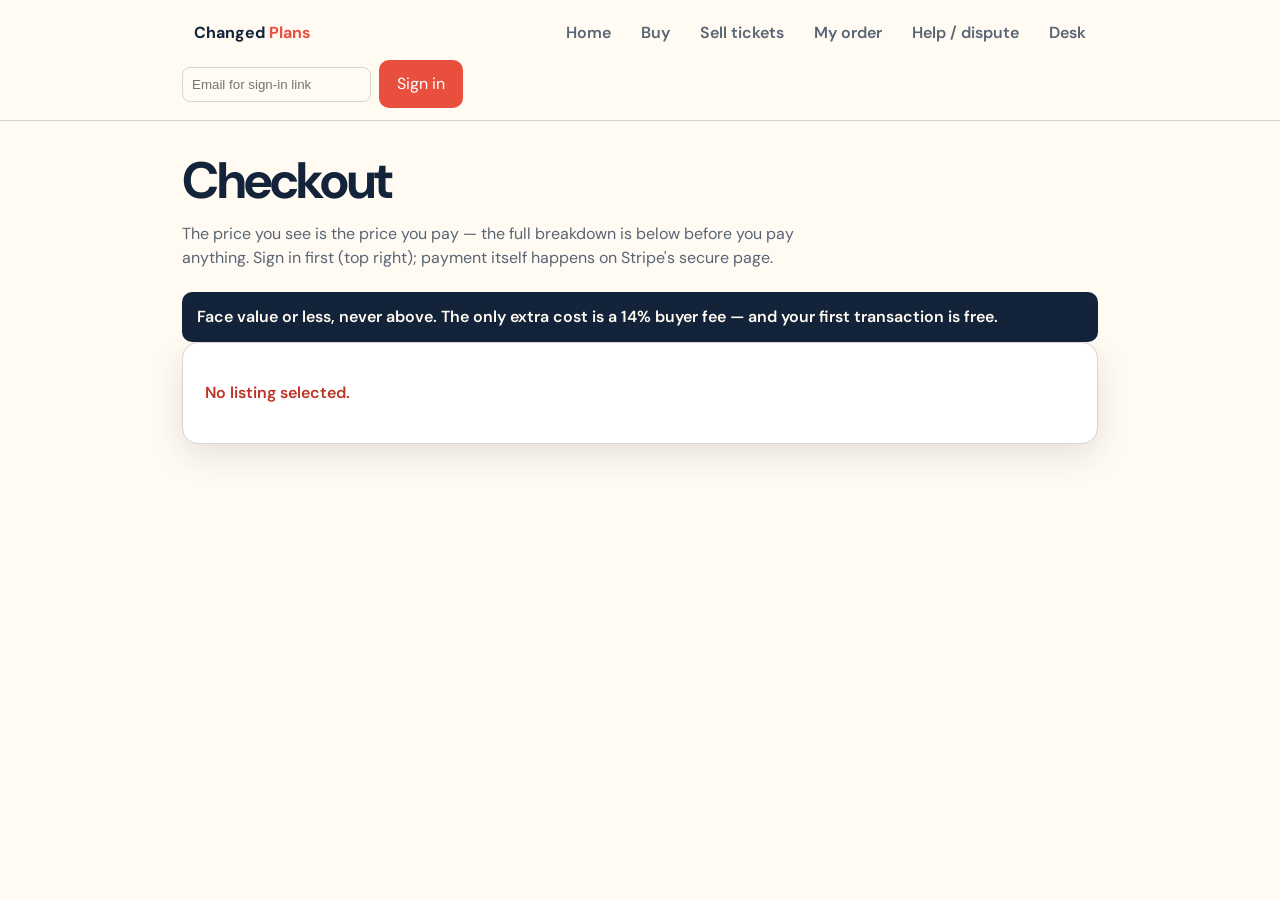
<file: app/checkout.html>
<!doctype html>
<html lang="en">
<head>
<meta charset="utf-8" />
<meta name="viewport" content="width=device-width, initial-scale=1" />
<title>Checkout — Changed Plans</title>
<link rel="stylesheet" href="/app/assets/app.css" />
</head>
<body>
<header class="top"><nav class="nav">
  <a class="brand" href="/app/index.html">Changed <em>Plans</em></a>
  <a href="/">Home</a>
  <a href="/app/index.html">Buy</a>
  <a href="/app/sell.html">Sell tickets</a>
  <a href="/app/order.html">My order</a>
  <a href="/app/dispute.html">Help / dispute</a>
  <a href="/app/admin.html">Desk</a>
  <form class="signin" id="signin-form">
    <input id="signin-email" type="email" placeholder="Email for sign-in link" required />
    <button class="primary" type="submit">Sign in</button>
  </form>
  <span id="signin-out" class="micro"></span>
</nav></header>

<main class="wrap">
  <h1>Checkout</h1>
  <p class="lead">The price you see is the price you pay — the full breakdown is below before you pay anything. Sign in first (top right); payment itself happens on Stripe's secure page.</p>
  <div class="fee-line">Face value or less, never above. The only extra cost is a 14% buyer fee — and your first transaction is free.</div>

  <section class="card" id="summary"><p class="meta">Loading…</p></section>
  <div id="checkout-out"></div>

  <!-- Local stub panel: only rendered after a STUB checkout (no Stripe key).
       Lets a developer simulate the webhook that marks the order paid. -->
  <section class="card" id="stub-panel" hidden>
    <h3>Stub mode — simulate payment</h3>
    <p class="meta">No Stripe key is configured, so checkout was simulated. In production, Stripe's webhook does this automatically after real payment.</p>
    <button class="primary" id="stub-pay">Simulate successful payment (fires webhook)</button>
    <div id="stub-out"></div>
  </section>
</main>

<script src="/app/assets/app.js"></script>
<script>
(async () => {
  const summary = el('summary');
  const out = el('checkout-out');

  // Returning from a stub checkout: offer the webhook simulation.
  if (qs('stub') === '1' && qs('order')) {
    summary.innerHTML = `<h3>Order <code>${qs('order')}</code> reserved</h3>
      <p class="meta">In stub mode there is no real Stripe page. Use the panel below to simulate the payment webhook, then watch the order advance.</p>`;
    el('stub-panel').hidden = false;
    el('stub-pay').addEventListener('click', async () => {
      const o = el('stub-out');
      o.textContent = 'Firing webhook…';
      try {
        await fetch('/api/stripe-webhook', {
          method: 'POST',
          headers: { 'content-type': 'application/json' },
          body: JSON.stringify({
            type: 'checkout.session.completed',
            data: { object: { id: qs('session'), payment_intent: 'pi_stub_' + qs('order'), metadata: { order_id: qs('order') } } },
          }),
        });
        o.innerHTML = `<p class="ok">Payment simulated.</p><p><a class="btn" href="/app/order.html?id=${qs('order')}">View order status</a></p>`;
      } catch (err) { showError(o, err); }
    });
    return;
  }

  const id = qs('id');
  if (!id) { summary.innerHTML = '<p class="err">No listing selected.</p>'; return; }
  try {
    const { listings } = await api('/api/listings');
    const l = listings.find((x) => x.id === id);
    if (!l) { summary.innerHTML = '<p class="err">This listing is no longer available.</p>'; return; }
    const priceTotal = l.price_cents * l.qty;
    summary.innerHTML = `
      <p class="micro">${l.category.toUpperCase()} · ${l.location}</p>
      <h3 style="margin:4px 0">${l.event_name}</h3>
      <p class="meta">${new Date(l.event_date).toLocaleString()} · ${l.venue} · ${l.seats}</p>
      <div class="restrictions"><strong>Good to know before you buy:</strong> ${l.restrictions}</div>
      <div class="qty-row"><span>${l.qty} ticket(s) × ${l.price}</span><span>${money(priceTotal)}</span></div>
      <div class="fee-row"><span>Face value total</span><span>${money(l.face_value_cents * l.qty)}</span></div>
      <div class="fee-row"><span>Buyer fee (14%)</span><span>calculated at payment — waived if this is your first transaction</span></div>
      <div class="total-row"><span>You pay at most</span><span>${money(priceTotal + Math.round(priceTotal * 0.14))}</span></div>
      <p class="meta">Your exact total (with any first-transaction waiver applied) is confirmed by the order before you are redirected to Stripe — nothing is charged on this page.</p>
      <button class="primary" id="pay-btn">Continue to secure payment</button>`;
    el('pay-btn').addEventListener('click', async () => {
      out.textContent = 'Creating your order…';
      try {
        const data = await api('/api/checkout', { method: 'POST', body: JSON.stringify({ listing_id: l.id }) });
        out.innerHTML = `<p class="ok">Order <code>${data.order_id}</code> — total charged at Stripe: <strong>${money(data.quote.total_cents)}</strong>${data.quote.fee_waived ? ' (buyer fee waived — first transaction)' : ''}. Redirecting…</p>`;
        setTimeout(() => { location.href = data.checkout_url; }, 900);
      } catch (err) { showError(out, err); }
    });
  } catch (err) { showError(summary, err); }
})();
</script>
<script data-goatcounter="https://myplanschanged.goatcounter.com/count" async src="https://gc.zgo.at/count.js"></script>
</body>
</html>
</file>
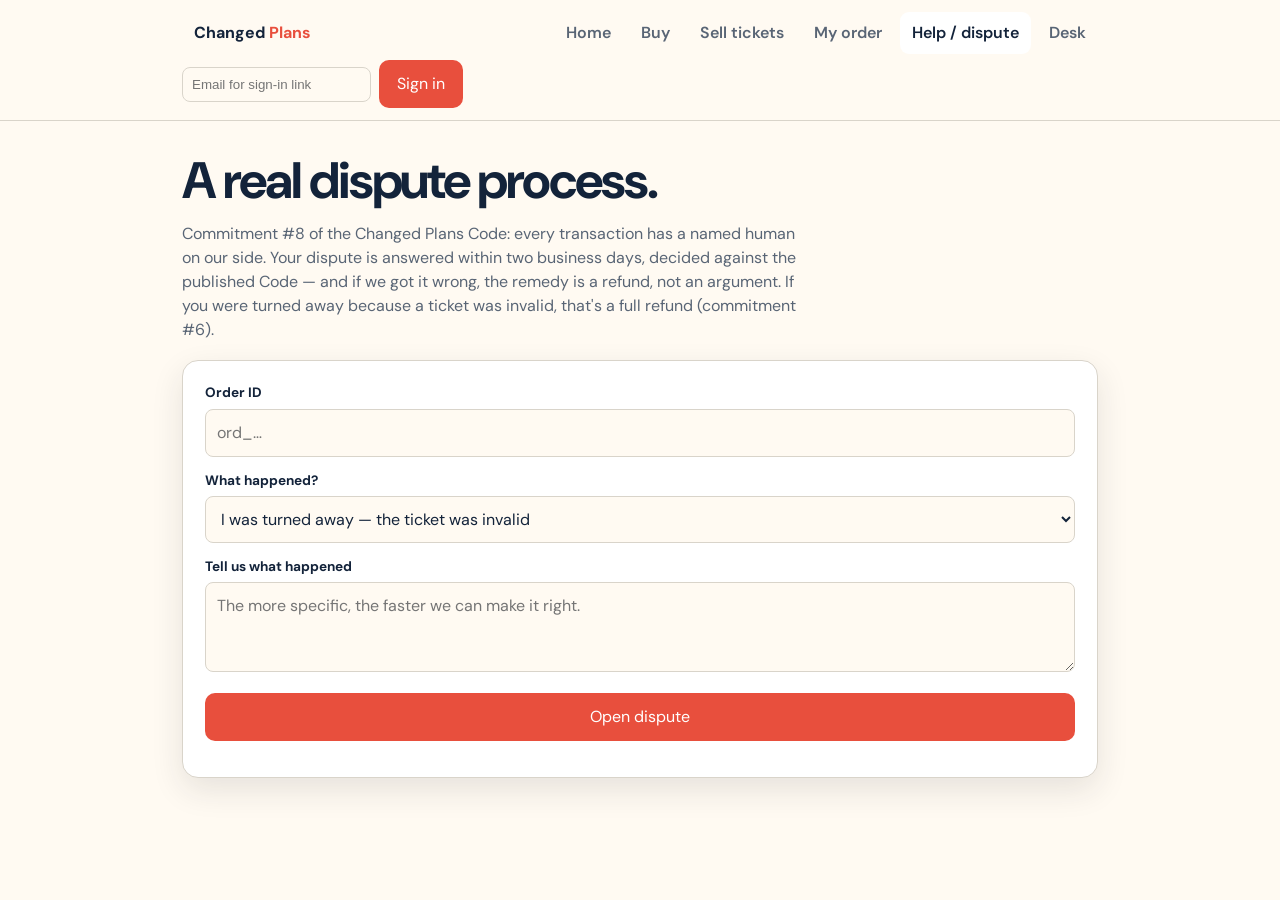
<file: app/dispute.html>
<!doctype html>
<html lang="en">
<head>
<meta charset="utf-8" />
<meta name="viewport" content="width=device-width, initial-scale=1" />
<title>Dispute — Changed Plans</title>
<link rel="stylesheet" href="/app/assets/app.css" />
</head>
<body>
<header class="top"><nav class="nav">
  <a class="brand" href="/app/index.html">Changed <em>Plans</em></a>
  <a href="/">Home</a>
  <a href="/app/index.html">Buy</a>
  <a href="/app/sell.html">Sell tickets</a>
  <a href="/app/order.html">My order</a>
  <a href="/app/dispute.html" class="active">Help / dispute</a>
  <a href="/app/admin.html">Desk</a>
  <form class="signin" id="signin-form">
    <input id="signin-email" type="email" placeholder="Email for sign-in link" required />
    <button class="primary" type="submit">Sign in</button>
  </form>
  <span id="signin-out" class="micro"></span>
</nav></header>

<main class="wrap">
  <h1>A real dispute process.</h1>
  <p class="lead">Commitment #8 of the Changed Plans Code: every transaction has a named human on our side. Your dispute is answered within two business days, decided against the published Code — and if we got it wrong, the remedy is a refund, not an argument. If you were turned away because a ticket was invalid, that's a full refund (commitment #6).</p>

  <form class="app card" id="dispute-form">
    <div><label for="d-order">Order ID</label><input id="d-order" required placeholder="ord_…" /></div>
    <div><label for="d-category">What happened?</label>
      <select id="d-category">
        <option value="invalid_ticket">I was turned away — the ticket was invalid</option>
        <option value="not_received">I never received my tickets</option>
        <option value="event_cancelled">The event was cancelled</option>
        <option value="other">Something else</option>
      </select>
    </div>
    <div><label for="d-desc">Tell us what happened</label><textarea id="d-desc" required placeholder="The more specific, the faster we can make it right."></textarea></div>
    <button class="primary" type="submit">Open dispute</button>
    <div id="dispute-out"></div>
  </form>
</main>

<script src="/app/assets/app.js"></script>
<script>
if (qs('order')) el('d-order').value = qs('order');
el('dispute-form').addEventListener('submit', async (e) => {
  e.preventDefault();
  const out = el('dispute-out');
  out.textContent = 'Opening…';
  try {
    const data = await api('/api/disputes', {
      method: 'POST',
      body: JSON.stringify({
        order_id: el('d-order').value.trim(),
        category: el('d-category').value,
        description: el('d-desc').value,
      }),
    });
    out.innerHTML = `<p class="ok">Dispute opened (<code>${data.dispute_id}</code>).</p>
      <p>Your named human: <strong>${data.assigned_human}</strong>. Answer by: <strong>${new Date(data.answer_by).toLocaleString()}</strong>.</p>
      <p class="meta">${data.promise}</p>`;
  } catch (err) { showError(out, err); }
});
</script>
<script data-goatcounter="https://myplanschanged.goatcounter.com/count" async src="https://gc.zgo.at/count.js"></script>
</body>
</html>
</file>
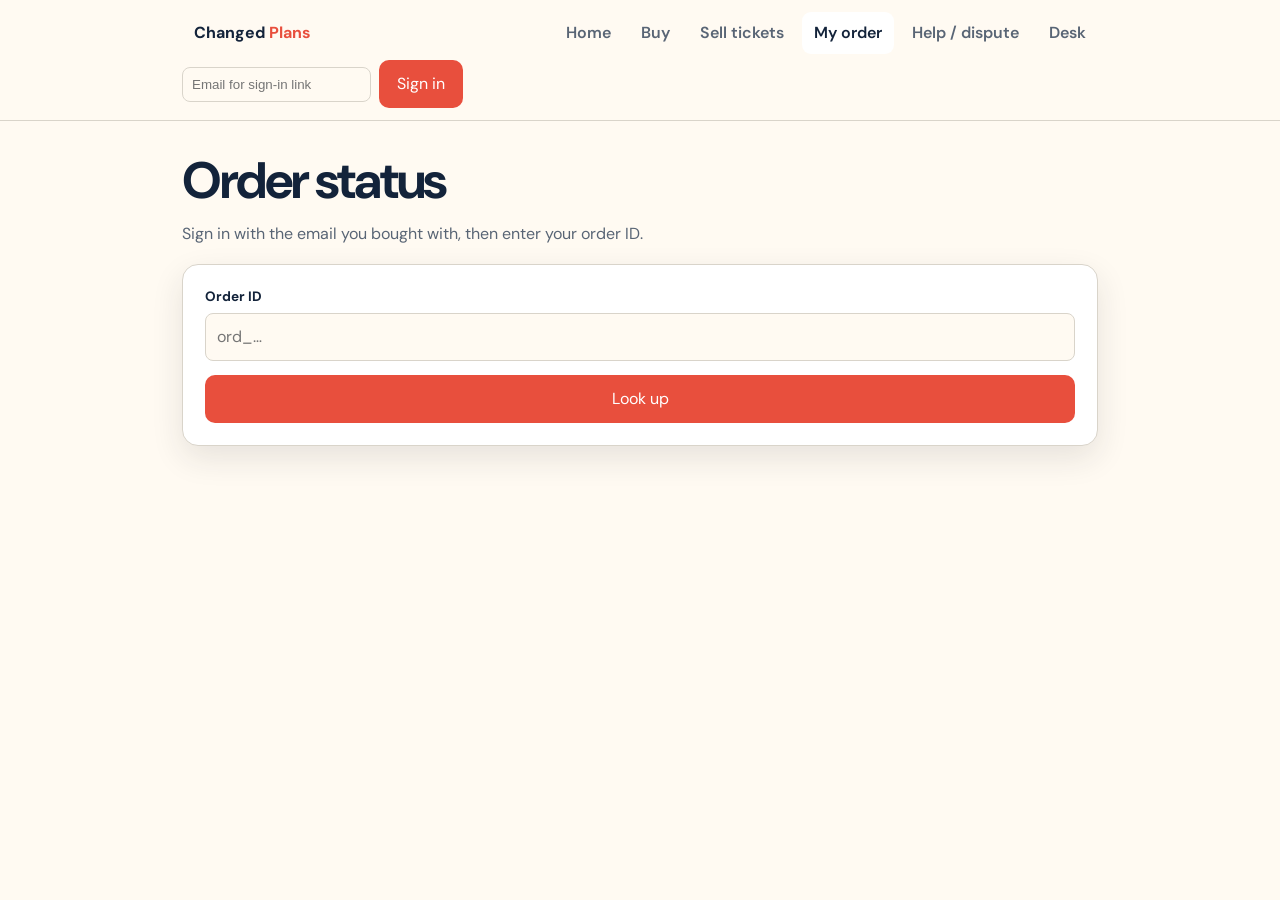
<file: app/order.html>
<!doctype html>
<html lang="en">
<head>
<meta charset="utf-8" />
<meta name="viewport" content="width=device-width, initial-scale=1" />
<title>Order status — Changed Plans</title>
<link rel="stylesheet" href="/app/assets/app.css" />
</head>
<body>
<header class="top"><nav class="nav">
  <a class="brand" href="/app/index.html">Changed <em>Plans</em></a>
  <a href="/">Home</a>
  <a href="/app/index.html">Buy</a>
  <a href="/app/sell.html">Sell tickets</a>
  <a href="/app/order.html" class="active">My order</a>
  <a href="/app/dispute.html">Help / dispute</a>
  <a href="/app/admin.html">Desk</a>
  <form class="signin" id="signin-form">
    <input id="signin-email" type="email" placeholder="Email for sign-in link" required />
    <button class="primary" type="submit">Sign in</button>
  </form>
  <span id="signin-out" class="micro"></span>
</nav></header>

<main class="wrap">
  <h1>Order status</h1>
  <p class="lead">Sign in with the email you bought with, then enter your order ID.</p>
  <form class="app card" id="order-form">
    <div><label for="oid">Order ID</label><input id="oid" required placeholder="ord_…" value="" /></div>
    <button class="primary" type="submit">Look up</button>
  </form>
  <div id="order-out" style="margin-top:18px"></div>
</main>

<script src="/app/assets/app.js"></script>
<script>
if (qs('id')) el('oid').value = qs('id');
async function lookup(id) {
  const out = el('order-out');
  out.innerHTML = '<p class="meta">Loading…</p>';
  try {
    const { order, listing, transfer } = await api('/api/orders/' + encodeURIComponent(id));
    out.innerHTML = `
      <section class="card">
        <p class="micro">ORDER <code>${order.id}</code></p>
        <h3 style="margin:4px 0">${listing.event_name}</h3>
        <p class="meta">${new Date(listing.event_date).toLocaleString()} · ${listing.venue} · ${listing.seats}</p>
        <div class="notice"><strong>Status: ${order.status.replace(/_/g, ' ')}</strong><br/>${order.status_explainer}</div>
        <div class="qty-row"><span>${order.qty} ticket(s)</span><span>${order.price_total}</span></div>
        <div class="fee-row"><span>Face value total</span><span>${order.face_total}</span></div>
        <div class="fee-row"><span>Buyer fee</span><span>${order.fee_waived ? 'waived (first transaction)' : order.buyer_fee}</span></div>
        <div class="total-row"><span>Total paid</span><span>${order.total_paid}</span></div>
        ${transfer ? `<p class="meta">Ticket transfer to you: ${transfer.status}</p>` : ''}
        <p style="margin-top:14px"><a class="btn secondary" href="/app/dispute.html?order=${order.id}">Something wrong? Open a dispute</a></p>
      </section>`;
  } catch (err) { showError(out, err); }
}
el('order-form').addEventListener('submit', (e) => { e.preventDefault(); lookup(el('oid').value.trim()); });
if (qs('id')) lookup(qs('id'));
</script>
<script data-goatcounter="https://myplanschanged.goatcounter.com/count" async src="https://gc.zgo.at/count.js"></script>
</body>
</html>
</file>
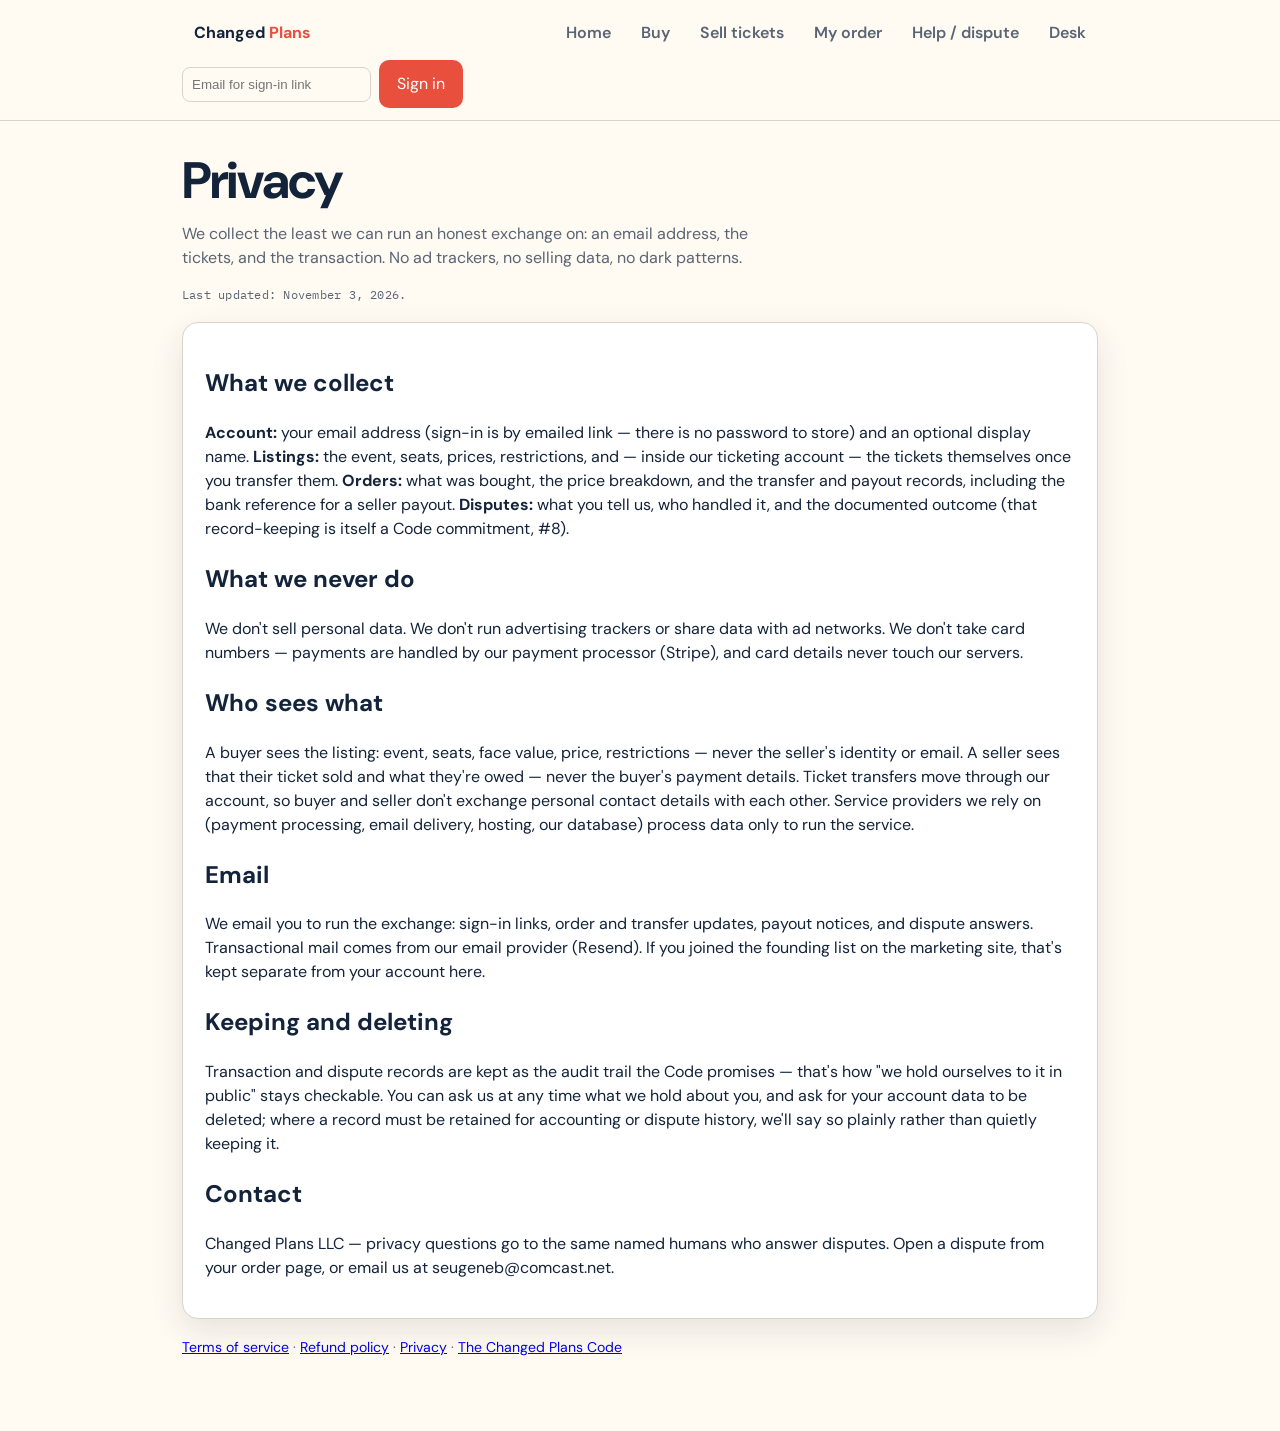
<file: app/privacy.html>
<!doctype html>
<html lang="en">
<head>
<meta charset="utf-8" />
<meta name="viewport" content="width=device-width, initial-scale=1" />
<title>Privacy — Changed Plans</title>
<link rel="stylesheet" href="/app/assets/app.css" />
</head>
<body>
<header class="top"><nav class="nav">
  <a class="brand" href="/app/index.html">Changed <em>Plans</em></a>
  <a href="/">Home</a>
  <a href="/app/index.html">Buy</a>
  <a href="/app/sell.html">Sell tickets</a>
  <a href="/app/order.html">My order</a>
  <a href="/app/dispute.html">Help / dispute</a>
  <a href="/app/admin.html">Desk</a>
  <form class="signin" id="signin-form">
    <input id="signin-email" type="email" placeholder="Email for sign-in link" required />
    <button class="primary" type="submit">Sign in</button>
  </form>
  <span id="signin-out" class="micro"></span>
</nav></header>

<main class="wrap">
  <h1>Privacy</h1>
  <p class="lead">We collect the least we can run an honest exchange on: an email address, the tickets, and the transaction. No ad trackers, no selling data, no dark patterns.</p>
  <p class="micro">Last updated: November 3, 2026.</p>

  <section class="card" style="margin-top:18px">
    <h2>What we collect</h2>
    <p><strong>Account:</strong> your email address (sign-in is by emailed link — there is no password to store) and an optional display name. <strong>Listings:</strong> the event, seats, prices, restrictions, and — inside our ticketing account — the tickets themselves once you transfer them. <strong>Orders:</strong> what was bought, the price breakdown, and the transfer and payout records, including the bank reference for a seller payout. <strong>Disputes:</strong> what you tell us, who handled it, and the documented outcome (that record-keeping is itself a Code commitment, #8).</p>

    <h2>What we never do</h2>
    <p>We don't sell personal data. We don't run advertising trackers or share data with ad networks. We don't take card numbers — payments are handled by our payment processor (Stripe), and card details never touch our servers.</p>

    <h2>Who sees what</h2>
    <p>A buyer sees the listing: event, seats, face value, price, restrictions — never the seller's identity or email. A seller sees that their ticket sold and what they're owed — never the buyer's payment details. Ticket transfers move through our account, so buyer and seller don't exchange personal contact details with each other. Service providers we rely on (payment processing, email delivery, hosting, our database) process data only to run the service.</p>

    <h2>Email</h2>
    <p>We email you to run the exchange: sign-in links, order and transfer updates, payout notices, and dispute answers. Transactional mail comes from our email provider (Resend). If you joined the founding list on the marketing site, that's kept separate from your account here.</p>

    <h2>Keeping and deleting</h2>
    <p>Transaction and dispute records are kept as the audit trail the Code promises — that's how "we hold ourselves to it in public" stays checkable. You can ask us at any time what we hold about you, and ask for your account data to be deleted; where a record must be retained for accounting or dispute history, we'll say so plainly rather than quietly keeping it.</p>

    <h2>Contact</h2>
    <p>Changed Plans LLC — privacy questions go to the same named humans who answer disputes. Open a dispute from your order page, or email us at seugeneb@comcast.net.</p>
  </section>

  <p class="meta" style="margin-top:18px"><a href="/app/terms.html">Terms of service</a> · <a href="/app/refund.html">Refund policy</a> · <a href="/app/privacy.html">Privacy</a> · <a href="https://myplanschanged.com/#code">The Changed Plans Code</a></p>
</main>

<script src="/app/assets/app.js"></script>
<script data-goatcounter="https://myplanschanged.goatcounter.com/count" async src="https://gc.zgo.at/count.js"></script>
</body>
</html>
</file>
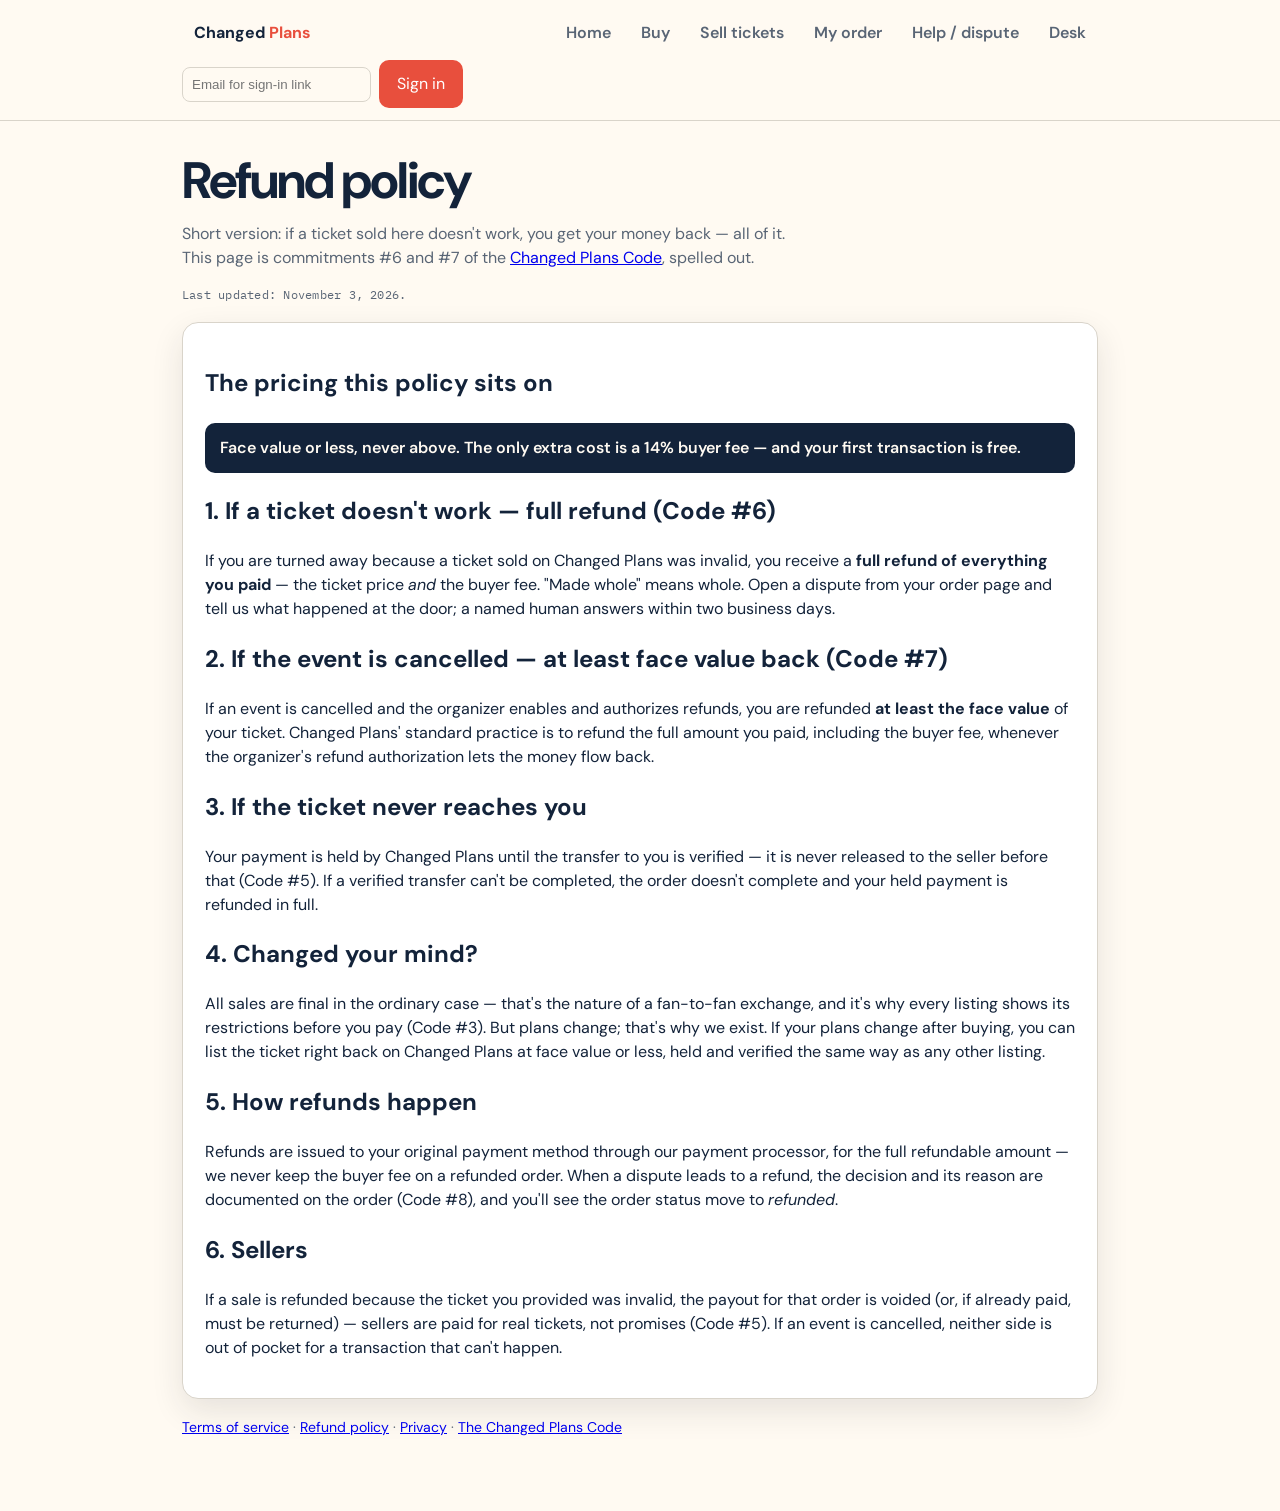
<file: app/refund.html>
<!doctype html>
<html lang="en">
<head>
<meta charset="utf-8" />
<meta name="viewport" content="width=device-width, initial-scale=1" />
<title>Refund policy — Changed Plans</title>
<link rel="stylesheet" href="/app/assets/app.css" />
</head>
<body>
<header class="top"><nav class="nav">
  <a class="brand" href="/app/index.html">Changed <em>Plans</em></a>
  <a href="/">Home</a>
  <a href="/app/index.html">Buy</a>
  <a href="/app/sell.html">Sell tickets</a>
  <a href="/app/order.html">My order</a>
  <a href="/app/dispute.html">Help / dispute</a>
  <a href="/app/admin.html">Desk</a>
  <form class="signin" id="signin-form">
    <input id="signin-email" type="email" placeholder="Email for sign-in link" required />
    <button class="primary" type="submit">Sign in</button>
  </form>
  <span id="signin-out" class="micro"></span>
</nav></header>

<main class="wrap">
  <h1>Refund policy</h1>
  <p class="lead">Short version: if a ticket sold here doesn't work, you get your money back — all of it. This page is commitments #6 and #7 of the <a href="https://myplanschanged.com/#code">Changed Plans Code</a>, spelled out.</p>
  <p class="micro">Last updated: November 3, 2026.</p>

  <section class="card" style="margin-top:18px">
    <h2>The pricing this policy sits on</h2>
    <div class="fee-line">Face value or less, never above. The only extra cost is a 14% buyer fee — and your first transaction is free.</div>

    <h2>1. If a ticket doesn't work — full refund (Code #6)</h2>
    <p>If you are turned away because a ticket sold on Changed Plans was invalid, you receive a <strong>full refund of everything you paid</strong> — the ticket price <em>and</em> the buyer fee. "Made whole" means whole. Open a dispute from your order page and tell us what happened at the door; a named human answers within two business days.</p>

    <h2>2. If the event is cancelled — at least face value back (Code #7)</h2>
    <p>If an event is cancelled and the organizer enables and authorizes refunds, you are refunded <strong>at least the face value</strong> of your ticket. Changed Plans' standard practice is to refund the full amount you paid, including the buyer fee, whenever the organizer's refund authorization lets the money flow back.</p>

    <h2>3. If the ticket never reaches you</h2>
    <p>Your payment is held by Changed Plans until the transfer to you is verified — it is never released to the seller before that (Code #5). If a verified transfer can't be completed, the order doesn't complete and your held payment is refunded in full.</p>

    <h2>4. Changed your mind?</h2>
    <p>All sales are final in the ordinary case — that's the nature of a fan-to-fan exchange, and it's why every listing shows its restrictions before you pay (Code #3). But plans change; that's why we exist. If your plans change after buying, you can list the ticket right back on Changed Plans at face value or less, held and verified the same way as any other listing.</p>

    <h2>5. How refunds happen</h2>
    <p>Refunds are issued to your original payment method through our payment processor, for the full refundable amount — we never keep the buyer fee on a refunded order. When a dispute leads to a refund, the decision and its reason are documented on the order (Code #8), and you'll see the order status move to <em>refunded</em>.</p>

    <h2>6. Sellers</h2>
    <p>If a sale is refunded because the ticket you provided was invalid, the payout for that order is voided (or, if already paid, must be returned) — sellers are paid for real tickets, not promises (Code #5). If an event is cancelled, neither side is out of pocket for a transaction that can't happen.</p>
  </section>

  <p class="meta" style="margin-top:18px"><a href="/app/terms.html">Terms of service</a> · <a href="/app/refund.html">Refund policy</a> · <a href="/app/privacy.html">Privacy</a> · <a href="https://myplanschanged.com/#code">The Changed Plans Code</a></p>
</main>

<script src="/app/assets/app.js"></script>
<script data-goatcounter="https://myplanschanged.goatcounter.com/count" async src="https://gc.zgo.at/count.js"></script>
</body>
</html>
</file>
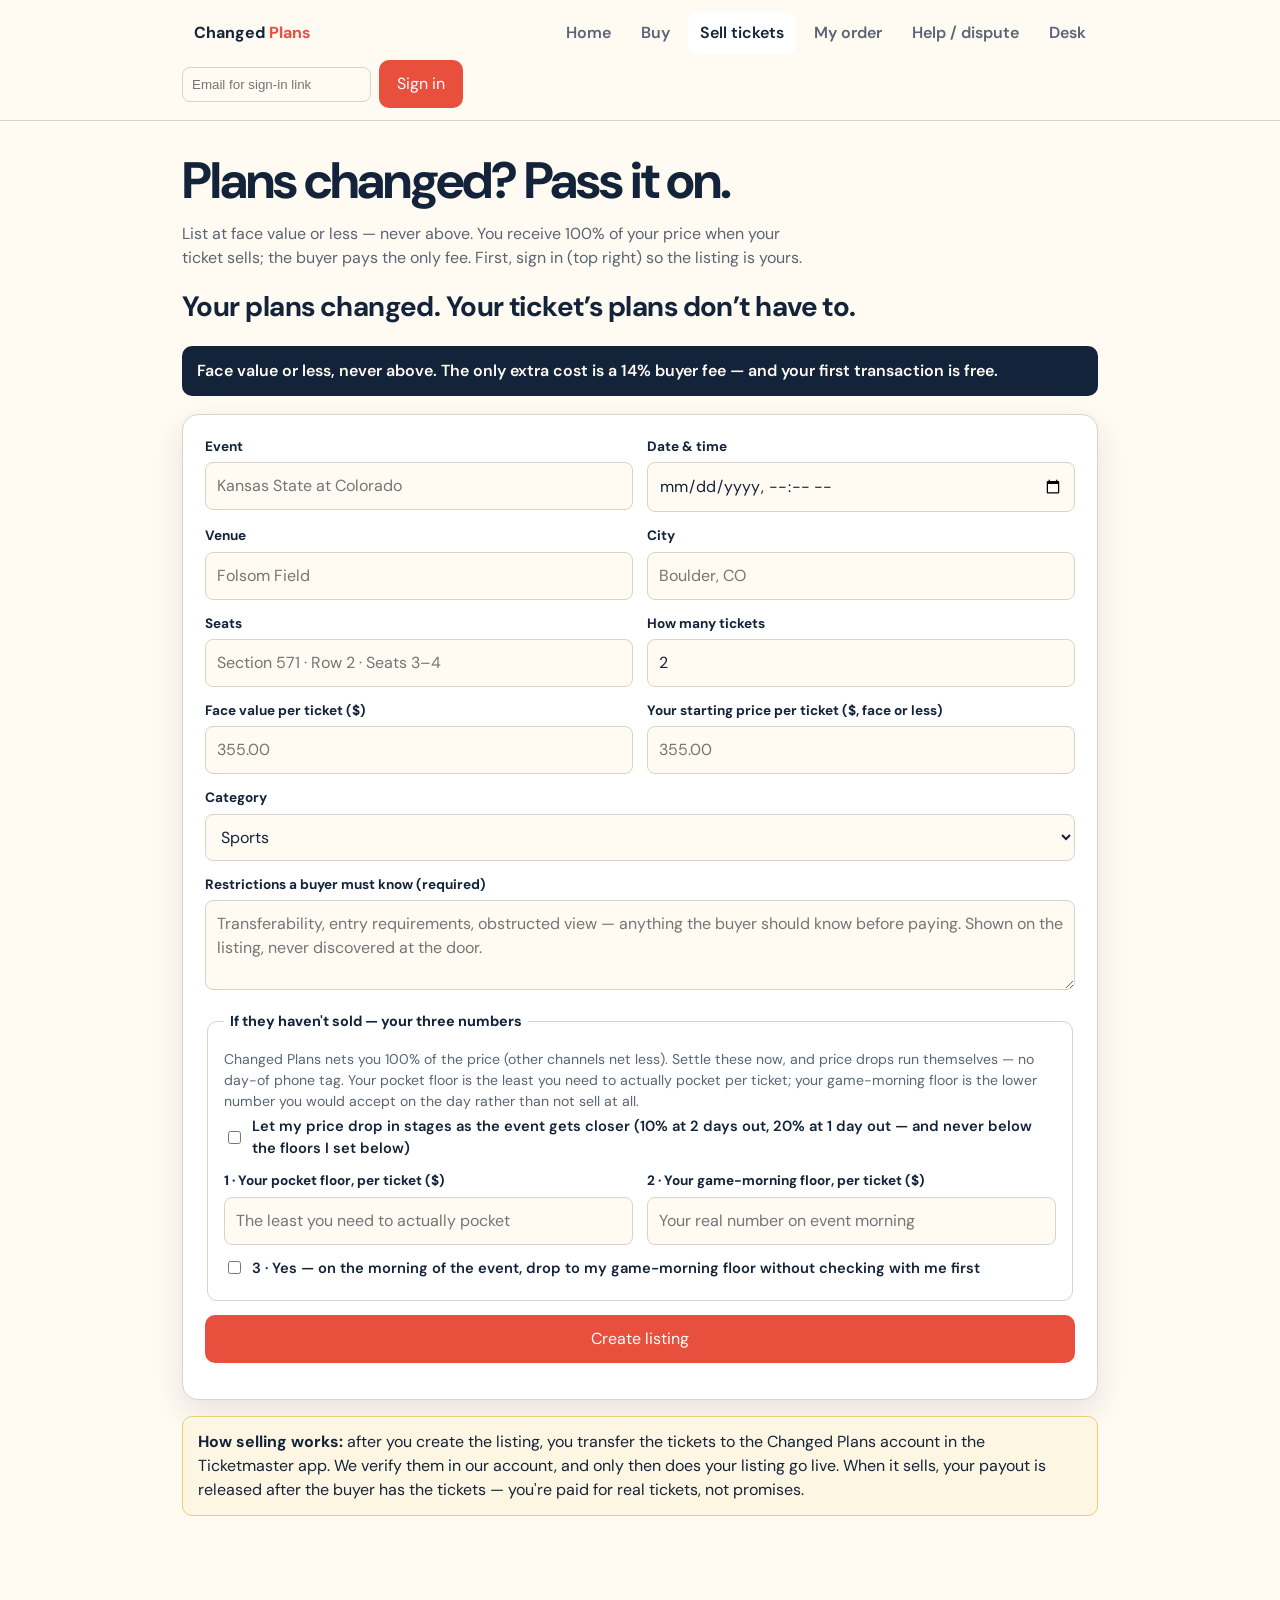
<file: app/sell.html>
<!doctype html>
<html lang="en">
<head>
<meta charset="utf-8" />
<meta name="viewport" content="width=device-width, initial-scale=1" />
<title>Sell your tickets — Changed Plans</title>
<link rel="stylesheet" href="/app/assets/app.css" />
</head>
<body>
<header class="top"><nav class="nav">
  <a class="brand" href="/app/index.html">Changed <em>Plans</em></a>
  <a href="/">Home</a>
  <a href="/app/index.html">Buy</a>
  <a href="/app/sell.html" class="active">Sell tickets</a>
  <a href="/app/order.html">My order</a>
  <a href="/app/dispute.html">Help / dispute</a>
  <a href="/app/admin.html">Desk</a>
  <form class="signin" id="signin-form">
    <input id="signin-email" type="email" placeholder="Email for sign-in link" required />
    <button class="primary" type="submit">Sign in</button>
  </form>
  <span id="signin-out" class="micro"></span>
</nav></header>

<main class="wrap">
  <h1>Plans changed? Pass it on.</h1>
  <p class="lead">List at face value or less — never above. You receive 100% of your price when your ticket sells; the buyer pays the only fee. First, sign in (top right) so the listing is yours.</p>
  <p class="pitchline">Your plans changed. Your ticket’s plans don’t have to.</p>
  <div class="fee-line">Face value or less, never above. The only extra cost is a 14% buyer fee — and your first transaction is free.</div>

  <form class="app card" id="sell-form">
    <div class="two">
      <div><label for="f-event">Event</label><input id="f-event" required placeholder="Kansas State at Colorado" /></div>
      <div><label for="f-date">Date &amp; time</label><input id="f-date" type="datetime-local" required /></div>
    </div>
    <div class="two">
      <div><label for="f-venue">Venue</label><input id="f-venue" required placeholder="Folsom Field" /></div>
      <div><label for="f-location">City</label><input id="f-location" required placeholder="Boulder, CO" /></div>
    </div>
    <div class="two">
      <div><label for="f-seats">Seats</label><input id="f-seats" required placeholder="Section 571 · Row 2 · Seats 3–4" /></div>
      <div><label for="f-qty">How many tickets</label><input id="f-qty" type="number" min="1" max="20" value="2" required /></div>
    </div>
    <div class="two">
      <div><label for="f-face">Face value per ticket ($)</label><input id="f-face" required placeholder="355.00" /></div>
      <div><label for="f-price">Your starting price per ticket ($, face or less)</label><input id="f-price" required placeholder="355.00" /></div>
    </div>
    <div>
      <label for="f-category">Category</label>
      <select id="f-category"><option>Sports</option><option>Concerts</option><option>Theater</option><option>Festivals</option></select>
    </div>
    <div>
      <label for="f-restrictions">Restrictions a buyer must know (required)</label>
      <textarea id="f-restrictions" required placeholder="Transferability, entry requirements, obstructed view — anything the buyer should know before paying. Shown on the listing, never discovered at the door."></textarea>
    </div>
    <fieldset style="border:1px solid var(--line);border-radius:10px;padding:16px">
      <legend style="font-weight:700;font-size:.9rem;padding:0 6px">If they haven't sold — your three numbers</legend>
      <p class="meta" style="margin-top:0">Changed Plans nets you 100% of the price (other channels net less). Settle these now, and price drops run themselves — no day-of phone tag. Your pocket floor is the least you need to actually pocket per ticket; your game-morning floor is the lower number you would accept on the day rather than not sell at all.</p>
      <label style="display:flex;gap:8px;align-items:center;font-weight:600;font-size:.92rem">
        <input type="checkbox" id="f-drops" style="width:auto" /> Let my price drop in stages as the event gets closer (10% at 2 days out, 20% at 1 day out — and never below the floors I set below)
      </label>
      <div class="two" style="margin-top:12px">
        <div><label for="f-pocket">1 · Your pocket floor, per ticket ($)</label><input id="f-pocket" placeholder="The least you need to actually pocket" /></div>
        <div><label for="f-endgame">2 · Your game-morning floor, per ticket ($)</label><input id="f-endgame" placeholder="Your real number on event morning" /></div>
      </div>
      <label style="display:flex;gap:8px;align-items:center;font-weight:600;font-size:.92rem;margin-top:12px">
        <input type="checkbox" id="f-endgame-auth" style="width:auto" /> 3 · Yes — on the morning of the event, drop to my game-morning floor without checking with me first
      </label>
    </fieldset>
    <button class="primary" type="submit">Create listing</button>
    <div id="sell-out"></div>
  </form>

  <div class="notice"><strong>How selling works:</strong> after you create the listing, you transfer the tickets to the Changed Plans account in the Ticketmaster app. We verify them in our account, and only then does your listing go live. When it sells, your payout is released after the buyer has the tickets — you're paid for real tickets, not promises.</div>
</main>

<script src="/app/assets/app.js"></script>
<script>
const sellForm = el('sell-form');
const createBtn = sellForm.querySelector('button[type="submit"]');
sellForm.addEventListener('submit', async (e) => {
  e.preventDefault();
  if (createBtn.disabled) return;
  createBtn.disabled = true;
  const out = el('sell-out');
  out.textContent = 'Creating…';
  try {
    const data = await api('/api/listings', {
      method: 'POST',
      body: JSON.stringify({
        event_name: el('f-event').value,
        event_date: new Date(el('f-date').value).toISOString(),
        venue: el('f-venue').value,
        location: el('f-location').value,
        category: el('f-category').value,
        seats: el('f-seats').value,
        qty: el('f-qty').value,
        face_price: el('f-face').value,
        price: el('f-price').value,
        restrictions: el('f-restrictions').value,
        allow_price_drops: el('f-drops').checked,
        pocket_floor: el('f-pocket').value || undefined,
        endgame_floor: el('f-endgame').value || undefined,
        endgame_authorized: el('f-endgame-auth').checked,
      }),
    });
    out.innerHTML = `<p class="ok">Listing created — not live yet.</p><p>${data.next_step}</p><p class="micro">Listing ID: <code>${data.listing_id}</code></p>`;
    sellForm.addEventListener('input', () => { createBtn.disabled = false; }, { once: true });
  } catch (err) { createBtn.disabled = false; showError(out, err); }
});
</script>
<script data-goatcounter="https://myplanschanged.goatcounter.com/count" async src="https://gc.zgo.at/count.js"></script>
</body>
</html>
</file>
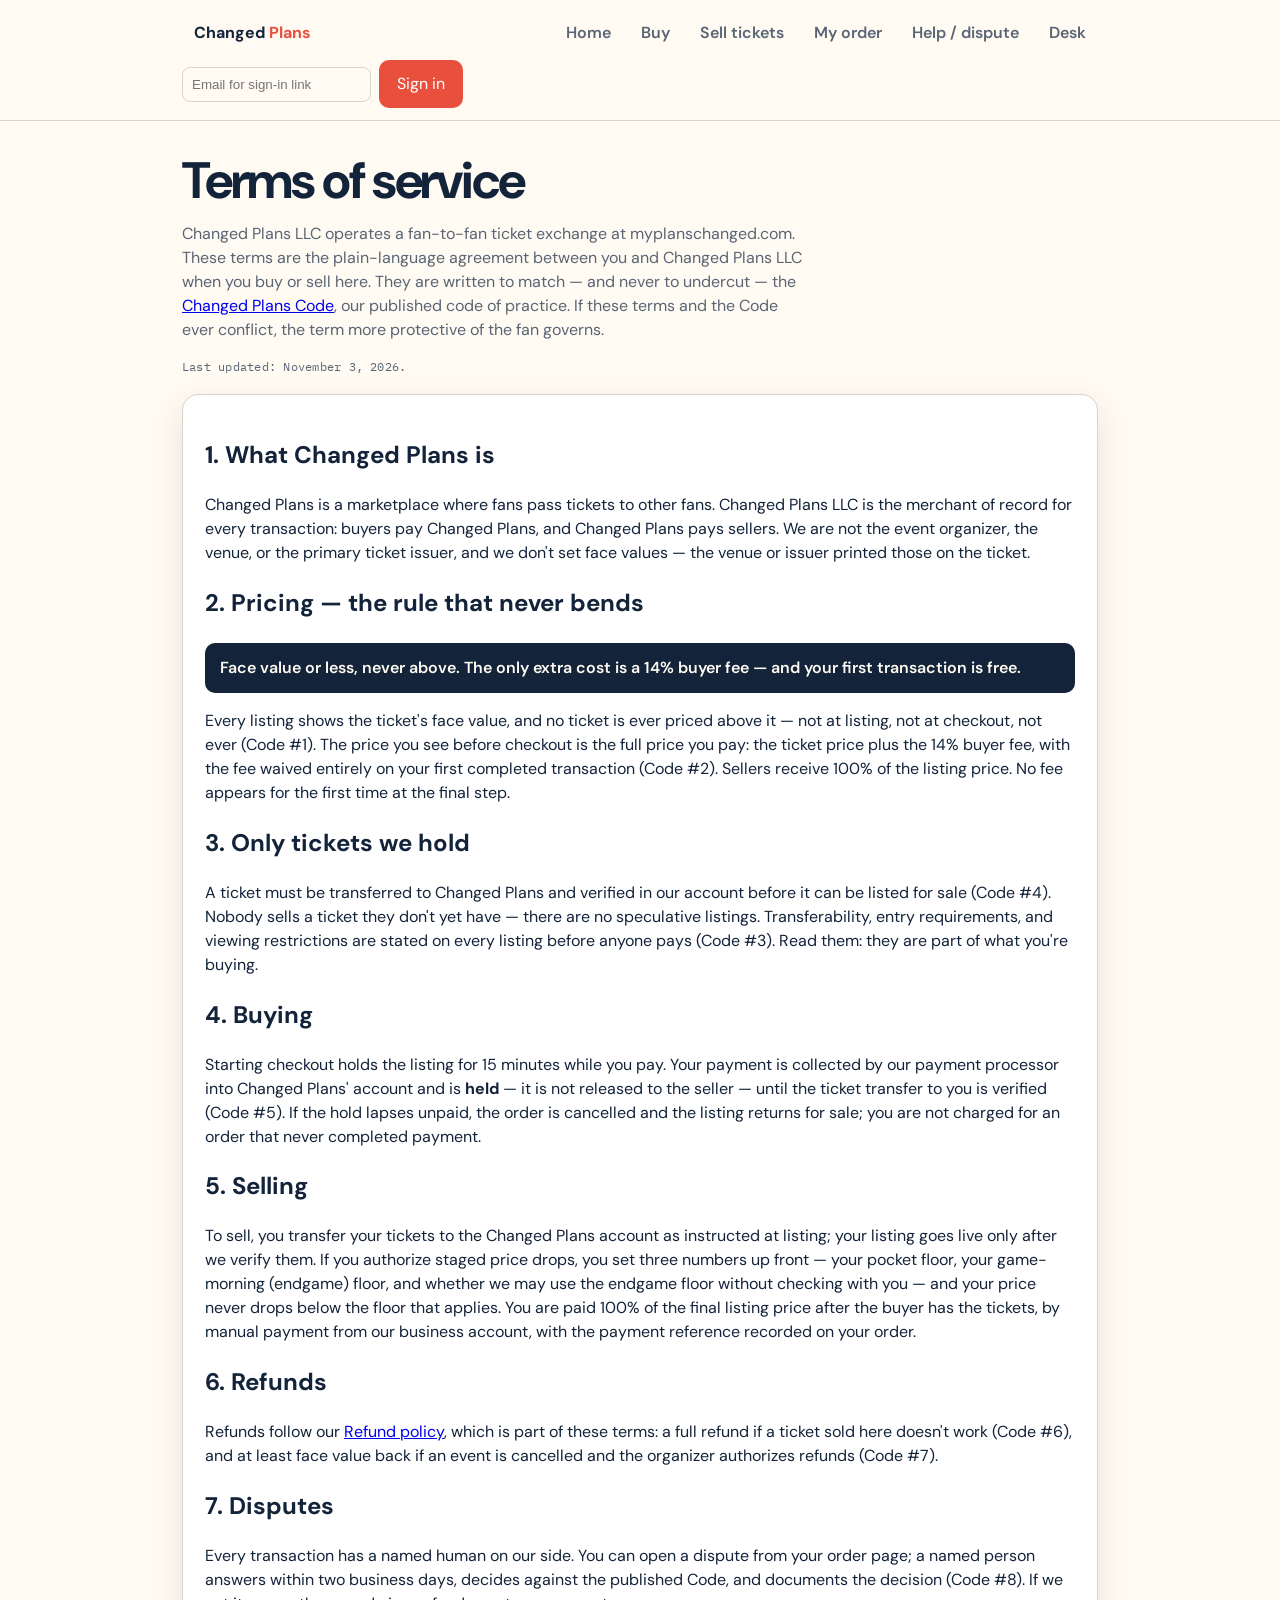
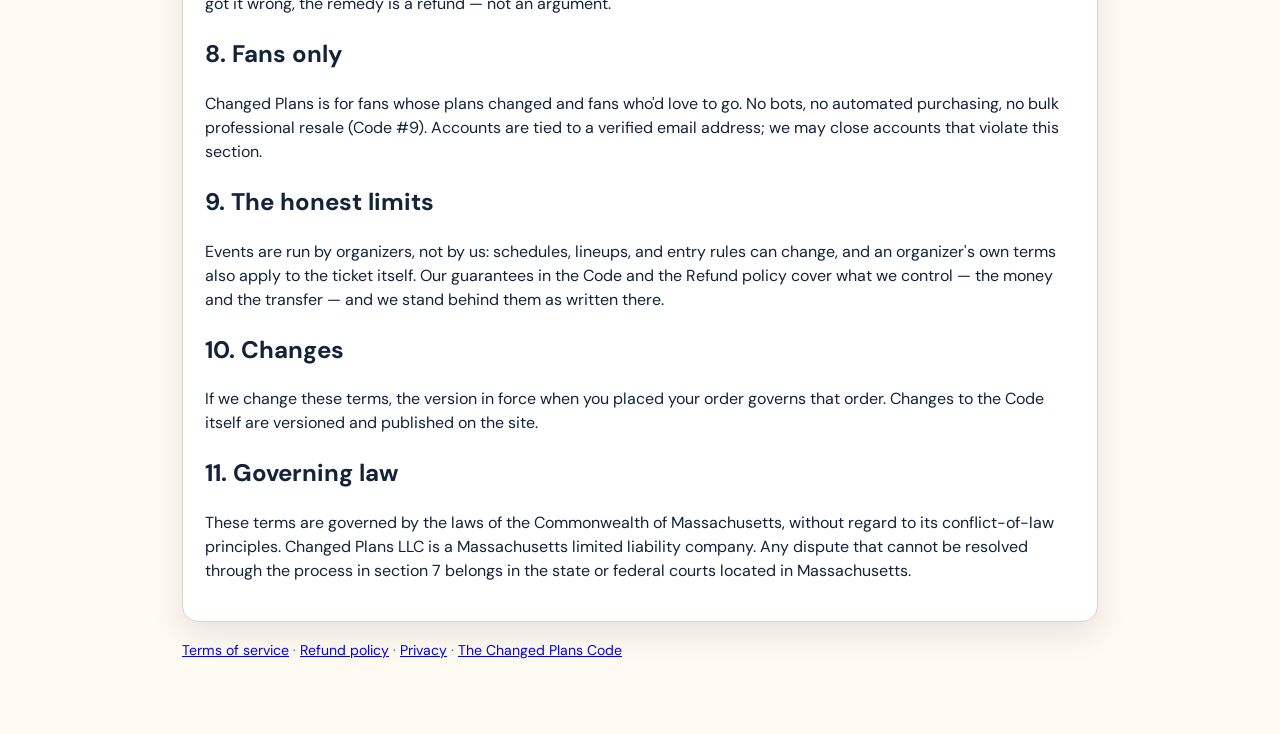
<file: app/terms.html>
<!doctype html>
<html lang="en">
<head>
<meta charset="utf-8" />
<meta name="viewport" content="width=device-width, initial-scale=1" />
<title>Terms of service — Changed Plans</title>
<link rel="stylesheet" href="/app/assets/app.css" />
</head>
<body>
<header class="top"><nav class="nav">
  <a class="brand" href="/app/index.html">Changed <em>Plans</em></a>
  <a href="/">Home</a>
  <a href="/app/index.html">Buy</a>
  <a href="/app/sell.html">Sell tickets</a>
  <a href="/app/order.html">My order</a>
  <a href="/app/dispute.html">Help / dispute</a>
  <a href="/app/admin.html">Desk</a>
  <form class="signin" id="signin-form">
    <input id="signin-email" type="email" placeholder="Email for sign-in link" required />
    <button class="primary" type="submit">Sign in</button>
  </form>
  <span id="signin-out" class="micro"></span>
</nav></header>

<main class="wrap">
  <h1>Terms of service</h1>
  <p class="lead">Changed Plans LLC operates a fan-to-fan ticket exchange at myplanschanged.com. These terms are the plain-language agreement between you and Changed Plans LLC when you buy or sell here. They are written to match — and never to undercut — the <a href="https://myplanschanged.com/#code">Changed Plans Code</a>, our published code of practice. If these terms and the Code ever conflict, the term more protective of the fan governs.</p>
  <p class="micro">Last updated: November 3, 2026.</p>

  <section class="card" style="margin-top:18px">
    <h2>1. What Changed Plans is</h2>
    <p>Changed Plans is a marketplace where fans pass tickets to other fans. Changed Plans LLC is the merchant of record for every transaction: buyers pay Changed Plans, and Changed Plans pays sellers. We are not the event organizer, the venue, or the primary ticket issuer, and we don't set face values — the venue or issuer printed those on the ticket.</p>

    <h2>2. Pricing — the rule that never bends</h2>
    <div class="fee-line">Face value or less, never above. The only extra cost is a 14% buyer fee — and your first transaction is free.</div>
    <p>Every listing shows the ticket's face value, and no ticket is ever priced above it — not at listing, not at checkout, not ever (Code #1). The price you see before checkout is the full price you pay: the ticket price plus the 14% buyer fee, with the fee waived entirely on your first completed transaction (Code #2). Sellers receive 100% of the listing price. No fee appears for the first time at the final step.</p>

    <h2>3. Only tickets we hold</h2>
    <p>A ticket must be transferred to Changed Plans and verified in our account before it can be listed for sale (Code #4). Nobody sells a ticket they don't yet have — there are no speculative listings. Transferability, entry requirements, and viewing restrictions are stated on every listing before anyone pays (Code #3). Read them: they are part of what you're buying.</p>

    <h2>4. Buying</h2>
    <p>Starting checkout holds the listing for 15 minutes while you pay. Your payment is collected by our payment processor into Changed Plans' account and is <strong>held</strong> — it is not released to the seller — until the ticket transfer to you is verified (Code #5). If the hold lapses unpaid, the order is cancelled and the listing returns for sale; you are not charged for an order that never completed payment.</p>

    <h2>5. Selling</h2>
    <p>To sell, you transfer your tickets to the Changed Plans account as instructed at listing; your listing goes live only after we verify them. If you authorize staged price drops, you set three numbers up front — your pocket floor, your game-morning (endgame) floor, and whether we may use the endgame floor without checking with you — and your price never drops below the floor that applies. You are paid 100% of the final listing price after the buyer has the tickets, by manual payment from our business account, with the payment reference recorded on your order.</p>

    <h2>6. Refunds</h2>
    <p>Refunds follow our <a href="/app/refund.html">Refund policy</a>, which is part of these terms: a full refund if a ticket sold here doesn't work (Code #6), and at least face value back if an event is cancelled and the organizer authorizes refunds (Code #7).</p>

    <h2>7. Disputes</h2>
    <p>Every transaction has a named human on our side. You can open a dispute from your order page; a named person answers within two business days, decides against the published Code, and documents the decision (Code #8). If we got it wrong, the remedy is a refund — not an argument.</p>

    <h2>8. Fans only</h2>
    <p>Changed Plans is for fans whose plans changed and fans who'd love to go. No bots, no automated purchasing, no bulk professional resale (Code #9). Accounts are tied to a verified email address; we may close accounts that violate this section.</p>

    <h2>9. The honest limits</h2>
    <p>Events are run by organizers, not by us: schedules, lineups, and entry rules can change, and an organizer's own terms also apply to the ticket itself. Our guarantees in the Code and the Refund policy cover what we control — the money and the transfer — and we stand behind them as written there.</p>

    <h2>10. Changes</h2>
    <p>If we change these terms, the version in force when you placed your order governs that order. Changes to the Code itself are versioned and published on the site.</p>

    <h2>11. Governing law</h2>
    <p>These terms are governed by the laws of the Commonwealth of Massachusetts, without regard to its conflict-of-law principles. Changed Plans LLC is a Massachusetts limited liability company. Any dispute that cannot be resolved through the process in section 7 belongs in the state or federal courts located in Massachusetts.</p>
  </section>

  <p class="meta" style="margin-top:18px"><a href="/app/terms.html">Terms of service</a> · <a href="/app/refund.html">Refund policy</a> · <a href="/app/privacy.html">Privacy</a> · <a href="https://myplanschanged.com/#code">The Changed Plans Code</a></p>
</main>

<script src="/app/assets/app.js"></script>
<script data-goatcounter="https://myplanschanged.goatcounter.com/count" async src="https://gc.zgo.at/count.js"></script>
</body>
</html>
</file>
<file: app/assets/app.css>
/* Changed Plans app — brand tokens carried over from the marketing site
   (site-template.html) so the app feels like the same product. */
@import url('https://fonts.googleapis.com/css2?family=DM+Sans:wght@400;500;600;700&family=IBM+Plex+Mono:wght@500;600&display=swap');
:root{
  color-scheme:light dark;
  --paper:#fffaf2;--ink:#13233a;--muted:#596575;--line:#d9d4ca;--card:#ffffff;
  --red:#e84f3d;--red-dark:#bd3425;--yellow:#f5c84b;--navy:#173a5e;--mint:#dff2e8;
  --shadow:0 12px 32px rgba(35,37,43,.11);--radius:16px;
}
@media(prefers-color-scheme:dark){
  :root{--paper:#111820;--ink:#f7f3ea;--muted:#b7c0ca;--line:#34404c;--card:#19232e;--red:#ff6b59;--yellow:#f5cb5c;--mint:#19392f}
}
*{box-sizing:border-box}
body{margin:0;background:var(--paper);color:var(--ink);font-family:"DM Sans",sans-serif;line-height:1.5}
.wrap{max-width:960px;margin:auto;padding:0 22px 70px}
header.top{position:sticky;top:0;background:color-mix(in srgb,var(--paper) 92%,transparent);border-bottom:1px solid var(--line);backdrop-filter:blur(10px);z-index:10}
.nav{max-width:960px;margin:auto;padding:12px 22px;display:flex;gap:6px;align-items:center;flex-wrap:wrap}
.nav a{color:var(--muted);text-decoration:none;font-weight:600;padding:9px 12px;border-radius:9px}
.nav a:hover,.nav a.active{background:var(--card);color:var(--ink)}
.nav .brand{font-weight:700;color:var(--ink);margin-right:auto}
.nav .brand em{font-style:normal;color:var(--red)}
h1{font-size:clamp(2rem,5vw,3.2rem);letter-spacing:-.04em;line-height:1;margin:34px 0 10px}
.lead{color:var(--muted);max-width:620px}
.pitchline{font-size:clamp(1.3rem,3vw,1.75rem);font-weight:700;line-height:1.2;letter-spacing:-.02em;max-width:700px;margin:20px 0 4px}
.micro{font-family:"IBM Plex Mono",monospace;font-size:.75rem;letter-spacing:.02em;color:var(--muted)}
.card{background:var(--card);border:1px solid var(--line);border-radius:var(--radius);padding:22px;box-shadow:var(--shadow)}
.grid{display:grid;grid-template-columns:repeat(auto-fill,minmax(270px,1fr));gap:16px;margin-top:22px}
.listing h3{margin:0 0 6px;font-size:1.15rem}
.meta{color:var(--muted);font-size:.88rem;margin:3px 0}
.restrictions{font-size:.85rem;border-top:1px dashed var(--line);margin-top:12px;padding-top:10px}
.price-row{display:flex;justify-content:space-between;align-items:end;margin-top:14px}
.price strong{font-size:1.4rem}
.price small{display:block;color:var(--muted)}
.face{color:var(--muted);text-decoration:line-through}
button.primary,.btn{display:inline-block;border:0;background:var(--red);color:#fff;font-weight:700;padding:12px 18px;border-radius:10px;cursor:pointer;text-decoration:none;font:inherit}
button.primary:hover{background:var(--red-dark)}
button.secondary{background:var(--card);color:var(--ink);border:1px solid var(--line)}
form.app{display:grid;gap:14px;margin-top:18px}
form.app label{font-weight:700;font-size:.85rem;display:block;margin-bottom:5px}
form.app input,form.app select,form.app textarea{width:100%;padding:11px;background:var(--paper);border:1px solid var(--line);color:var(--ink);border-radius:8px;font:inherit}
form.app textarea{min-height:90px}
.two{display:grid;grid-template-columns:1fr 1fr;gap:14px}
@media(max-width:620px){.two{grid-template-columns:1fr}}
.fee-row,.total-row,.qty-row{display:flex;justify-content:space-between;padding:9px 0;gap:14px}
.fee-row{color:var(--muted)}
.total-row{border-top:1px solid var(--line);font-weight:700;font-size:1.1rem}
.notice{border:1px solid color-mix(in srgb,var(--yellow) 65%,var(--line));background:color-mix(in srgb,var(--yellow) 16%,var(--card));padding:13px 15px;border-radius:10px;margin:16px 0}
.err{color:var(--red-dark);font-weight:600}
.ok{color:#12543b;font-weight:600}
.fee-line{margin-top:22px;padding:13px 15px;background:var(--ink);color:var(--paper);border-radius:10px;font-weight:600}
.signin{display:flex;gap:8px;align-items:center}
.signin input{padding:9px;border-radius:8px;border:1px solid var(--line);background:var(--paper);color:var(--ink)}
dialog{border:1px solid var(--line);border-radius:14px;background:var(--card);color:var(--ink);padding:22px;max-width:440px}
code{font-family:"IBM Plex Mono",monospace;font-size:.85em}
</file>
